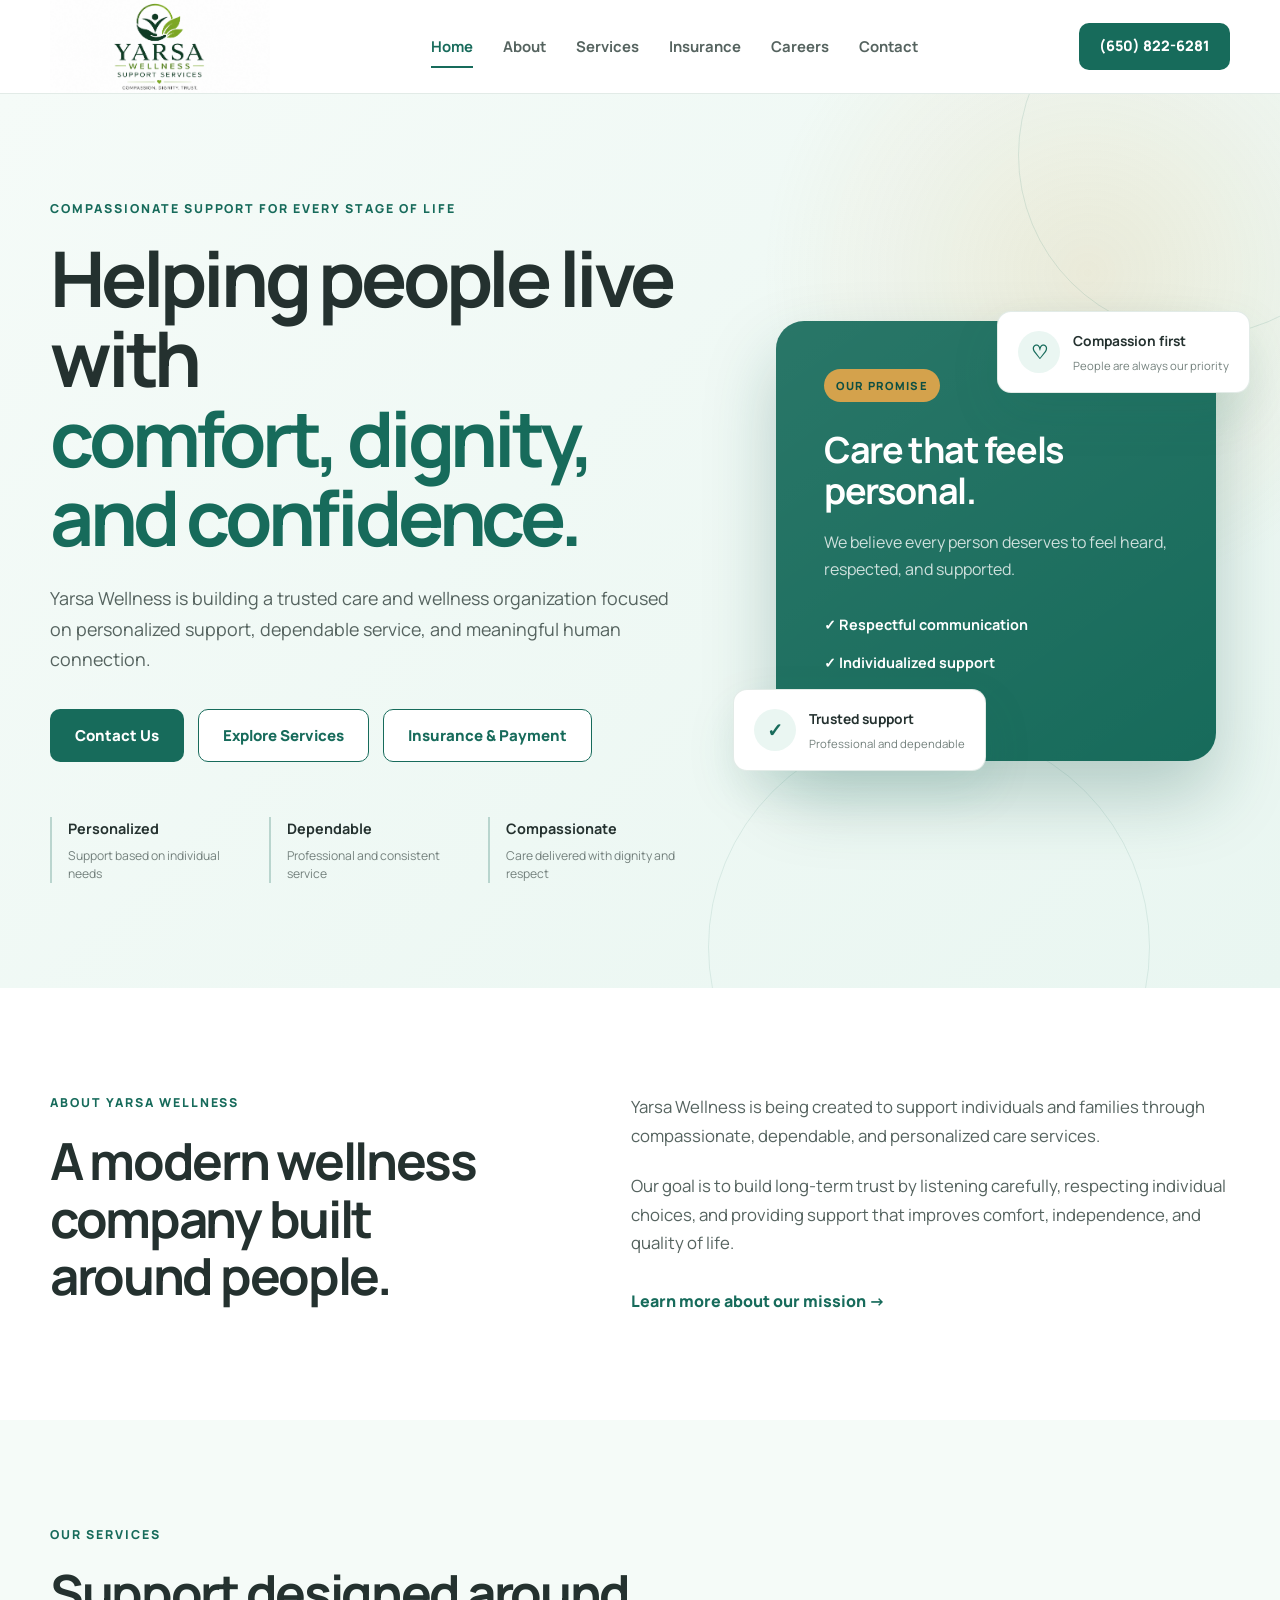
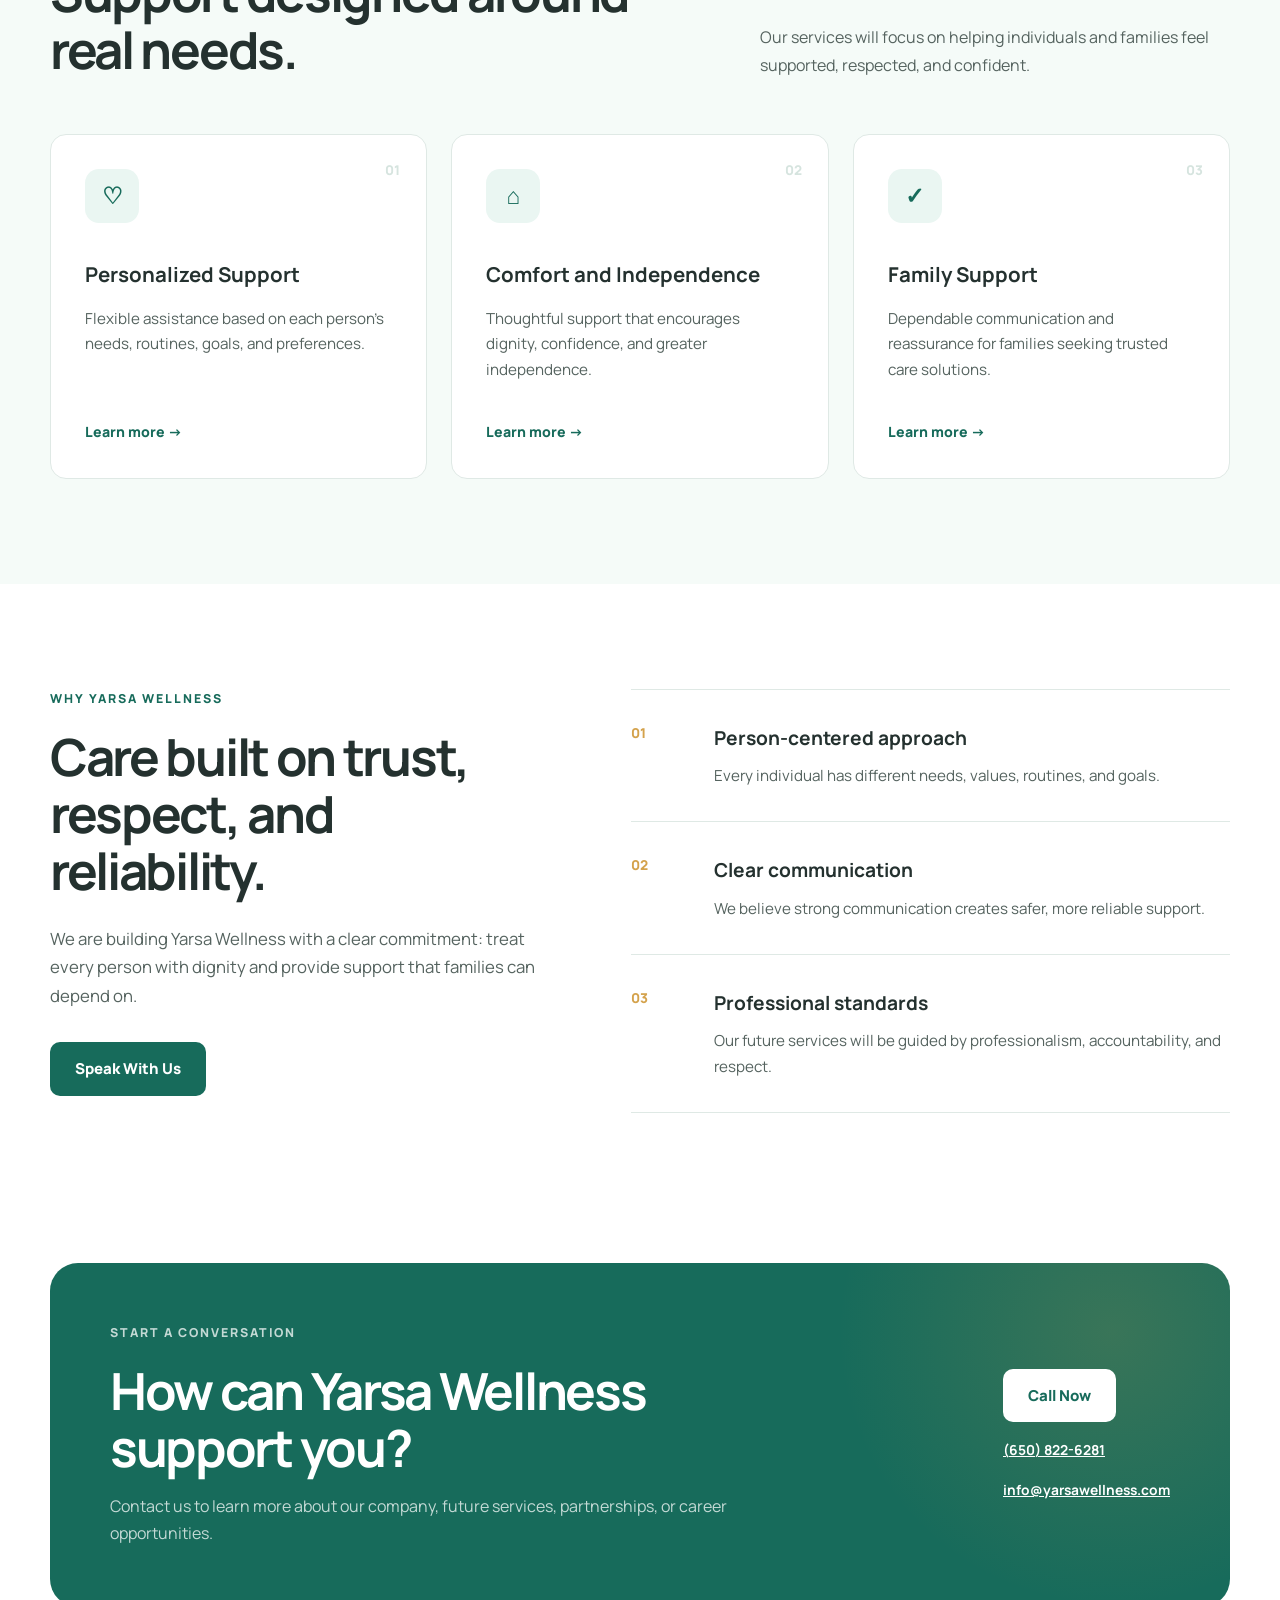
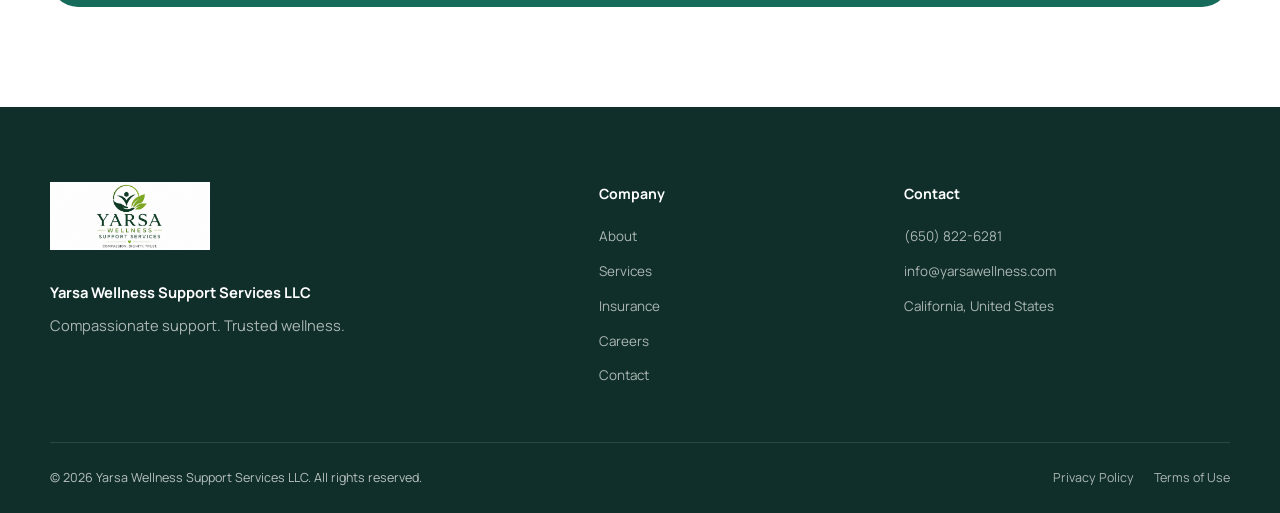
<file: index.html>
<!DOCTYPE html>
<html lang="en">
<head>
    <meta charset="UTF-8">

    <meta name="viewport" content="width=device-width, initial-scale=1.0">

    <meta
        name="description"
        content="Yarsa Wellness provides compassionate, dependable support for individuals and families."
    >

    <title>Yarsa Wellness | Compassionate Care & Support</title>

    <link rel="preconnect" href="https://fonts.googleapis.com">
    <link rel="preconnect" href="https://fonts.gstatic.com" crossorigin>

    <link
        href="https://fonts.googleapis.com/css2?family=Manrope:wght@400;500;600;700;800&display=swap"
        rel="stylesheet"
    >

    <link rel="stylesheet" href="css/style.css">
</head>

<body>

    <header class="site-header">
        <div class="container header-container">

          
            
            <a
    class="brand"
    href="index.html"
    aria-label="Yarsa Wellness home"
>

    <img
        src="images/logo.png"
        alt="Yarsa Wellness"
        class="logo"
    >

</a>

            <button
                class="menu-button"
                type="button"
                aria-label="Open navigation menu"
                aria-expanded="false"
                aria-controls="main-navigation"
            >
                <span></span>
                <span></span>
                <span></span>
            </button>

            <nav id="main-navigation" class="main-navigation">
                <a class="active" href="index.html">Home</a>
                <a href="about.html">About</a>
                <a href="services.html">Services</a>
                  <a href="insurance.html">Insurance</a>
                <a href="careers.html">Careers</a>
                <a href="contact.html">Contact</a>
            </nav>

            <a class="header-button" href="tel:+16508226281">
                (650) 822-6281
            </a>

        </div>
    </header>

    <main>

        <section id="home" class="hero">
            <div class="container hero-grid">

                <div class="hero-content">
                    <p class="eyebrow">
                        Compassionate support for every stage of life
                    </p>

                    <h1>
                        Helping people live with
                        <span>comfort, dignity, and confidence.</span>
                    </h1>

                    <p class="hero-description">
                        Yarsa Wellness is building a trusted care and wellness
                        organization focused on personalized support,
                        dependable service, and meaningful human connection.
                    </p>

                    <div class="hero-buttons">
                        <a class="button button-primary" href="contact.html">
                            Contact Us
                        </a>

                        <a class="button button-secondary" href="services.html">
                            Explore Services
                        </a>

                        <a class="button button-secondary" href="insurance.html">
        Insurance & Payment
    </a>
                    </div>

                    <div class="hero-trust">
                        <div>
                            <strong>Personalized</strong>
                            <span>Support based on individual needs</span>
                        </div>

                        <div>
                            <strong>Dependable</strong>
                            <span>Professional and consistent service</span>
                        </div>

                        <div>
                            <strong>Compassionate</strong>
                            <span>Care delivered with dignity and respect</span>
                        </div>
                    </div>
                </div>

                <div class="hero-visual">
                    <div class="hero-card hero-card-main">
                        <span class="card-label">Our Promise</span>

                        <h2>Care that feels personal.</h2>

                        <p>
                            We believe every person deserves to feel heard,
                            respected, and supported.
                        </p>

                        <div class="care-list">
                            <span>✓ Respectful communication</span>
                            <span>✓ Individualized support</span>
                            <span>✓ Reliable service</span>
                        </div>
                    </div>

                    <div class="floating-card floating-card-top">
                        <span class="floating-icon">♡</span>

                        <div>
                            <strong>Compassion first</strong>
                            <small>People are always our priority</small>
                        </div>
                    </div>

                    <div class="floating-card floating-card-bottom">
                        <span class="floating-icon">✓</span>

                        <div>
                            <strong>Trusted support</strong>
                            <small>Professional and dependable</small>
                        </div>
                    </div>
                </div>

            </div>
        </section>

        <section id="about" class="section">
            <div class="container about-grid">

                <div>
                    <p class="eyebrow">About Yarsa Wellness</p>

                    <h2 class="section-title">
                        A modern wellness company built around people.
                    </h2>
                </div>

                <div>
                    <p class="section-text">
                        Yarsa Wellness is being created to support individuals
                        and families through compassionate, dependable, and
                        personalized care services.
                    </p>

                    <p class="section-text">
                        Our goal is to build long-term trust by listening
                        carefully, respecting individual choices, and providing
                        support that improves comfort, independence, and quality
                        of life.
                    </p>

                    <a class="text-link" href="about.html">
                        Learn more about our mission →
                    </a>
                </div>

            </div>
        </section>

        <section id="services" class="section section-soft">
            <div class="container">

                <div class="section-heading">
                    <div>
                        <p class="eyebrow">Our Services</p>

                        <h2 class="section-title">
                            Support designed around real needs.
                        </h2>
                    </div>

                    <p class="section-introduction">
                        Our services will focus on helping individuals and
                        families feel supported, respected, and confident.
                    </p>
                </div>

                <div class="service-grid">

                    <article class="service-card">
                        <span class="service-number">01</span>

                        <div class="service-icon">♡</div>

                        <h3>Personalized Support</h3>

                        <p>
                            Flexible assistance based on each person's needs,
                            routines, goals, and preferences.
                        </p>

                        <a href="services.html">Learn more →</a>
                    </article>

                    <article class="service-card">
                        <span class="service-number">02</span>

                        <div class="service-icon">⌂</div>

                        <h3>Comfort and Independence</h3>

                        <p>
                            Thoughtful support that encourages dignity,
                            confidence, and greater independence.
                        </p>

                        <a href="services.html">Learn more →</a>
                    </article>

                    <article class="service-card">
                        <span class="service-number">03</span>

                        <div class="service-icon">✓</div>

                        <h3>Family Support</h3>

                        <p>
                            Dependable communication and reassurance for
                            families seeking trusted care solutions.
                        </p>

                        <a href="services.html">Learn more →</a>
                    </article>

                </div>
            </div>
        </section>

        
        <section id="why-us" class="section">
            <div class="container why-grid">

                <div class="why-content">
                    <p class="eyebrow">Why Yarsa Wellness</p>

                    <h2 class="section-title">
                        Care built on trust, respect, and reliability.
                    </h2>

                    <p class="section-text">
                        We are building Yarsa Wellness with a clear commitment:
                        treat every person with dignity and provide support that
                        families can depend on.
                    </p>

                    <a class="button button-primary" href="contact.html">
                        Speak With Us
                    </a>
                </div>

                <div class="value-list">

                    <article class="value-item">
                        <span>01</span>

                        <div>
                            <h3>Person-centered approach</h3>

                            <p>
                                Every individual has different needs, values,
                                routines, and goals.
                            </p>
                        </div>
                    </article>

                    <article class="value-item">
                        <span>02</span>

                        <div>
                            <h3>Clear communication</h3>

                            <p>
                                We believe strong communication creates safer,
                                more reliable support.
                            </p>
                        </div>
                    </article>

                    <article class="value-item">
                        <span>03</span>

                        <div>
                            <h3>Professional standards</h3>

                            <p>
                                Our future services will be guided by
                                professionalism, accountability, and respect.
                            </p>
                        </div>
                    </article>

                </div>

            </div>
        </section>

        <section id="contact" class="contact-section">
            <div class="container contact-box">

                <div>
                    <p class="eyebrow eyebrow-light">
                        Start a conversation
                    </p>

                    <h2>How can Yarsa Wellness support you?</h2>

                    <p>
                        Contact us to learn more about our company, future
                        services, partnerships, or career opportunities.
                    </p>
                </div>

                <div class="contact-actions">
                   <a
    class="button button-light"
    href="tel:+16508226281"
>
    Call Now
</a>

                    <a
                        class="contact-email"
                        href="tel:+16508226281"
                    >
                        (650) 822-6281
                    </a>

                    <a
                        class="contact-email"
                        href="mailto:info@yarsawellness.com"
                    >
                        info@yarsawellness.com
                    </a>
                </div>

            </div>
        </section>

    </main>

    <footer class="site-footer">
        <div class="container footer-grid">

            <div>
                <a
    class="brand brand-footer"
    href="index.html"
    aria-label="Yarsa Wellness home"
>

    <img
        src="images/logo.png"
        alt="Yarsa Wellness"
        class="footer-logo"
    >

</a>


            <p class="footer-legal-name">
              Yarsa Wellness Support Services LLC
            </p>

            <p class="footer-description">
             Compassionate support. Trusted wellness.
            </p>

            </div>

            <div class="footer-links">
                <strong>Company</strong>

                <a href="about.html">About</a>
                <a href="services.html">Services</a>
                <a href="insurance.html">Insurance</a>
                <a href="careers.html">Careers</a>
                <a href="contact.html">Contact</a>
            </div>

            <div class="footer-links">
                <strong>Contact</strong>

                <a href="tel:+16508226281">
                    (650) 822-6281
                </a>

                <a href="mailto:info@yarsawellness.com">
                    info@yarsawellness.com
                </a>

                <span>California, United States</span>
            </div>

        </div>

        <div class="container footer-bottom">
            <p>
                © 2026 Yarsa Wellness Support Services LLC.
                All rights reserved.
            </p>

            <div>
                <a href="privacy.html">Privacy Policy</a>
                <a href="terms.html">Terms of Use</a>
            </div>
        </div>
    </footer>

    <script src="js/script.js"></script>

</body>
</html>
</file>
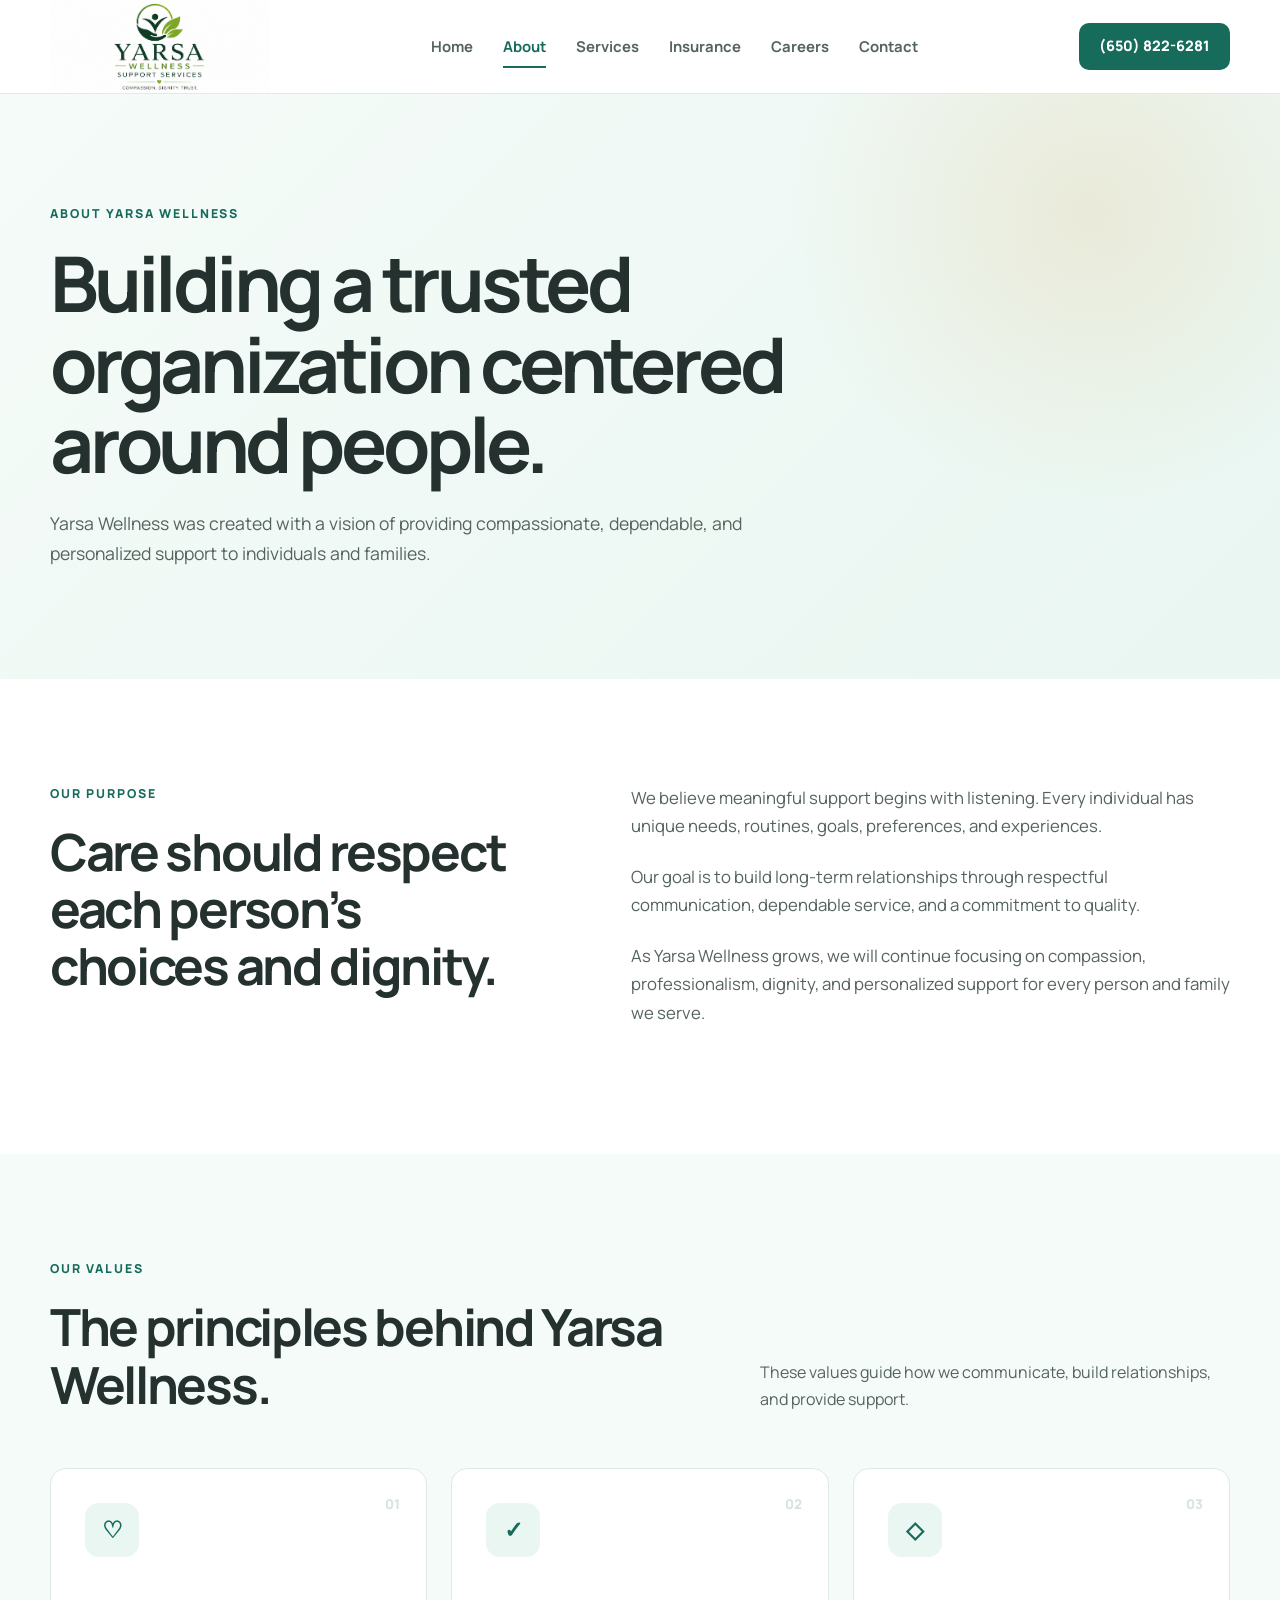
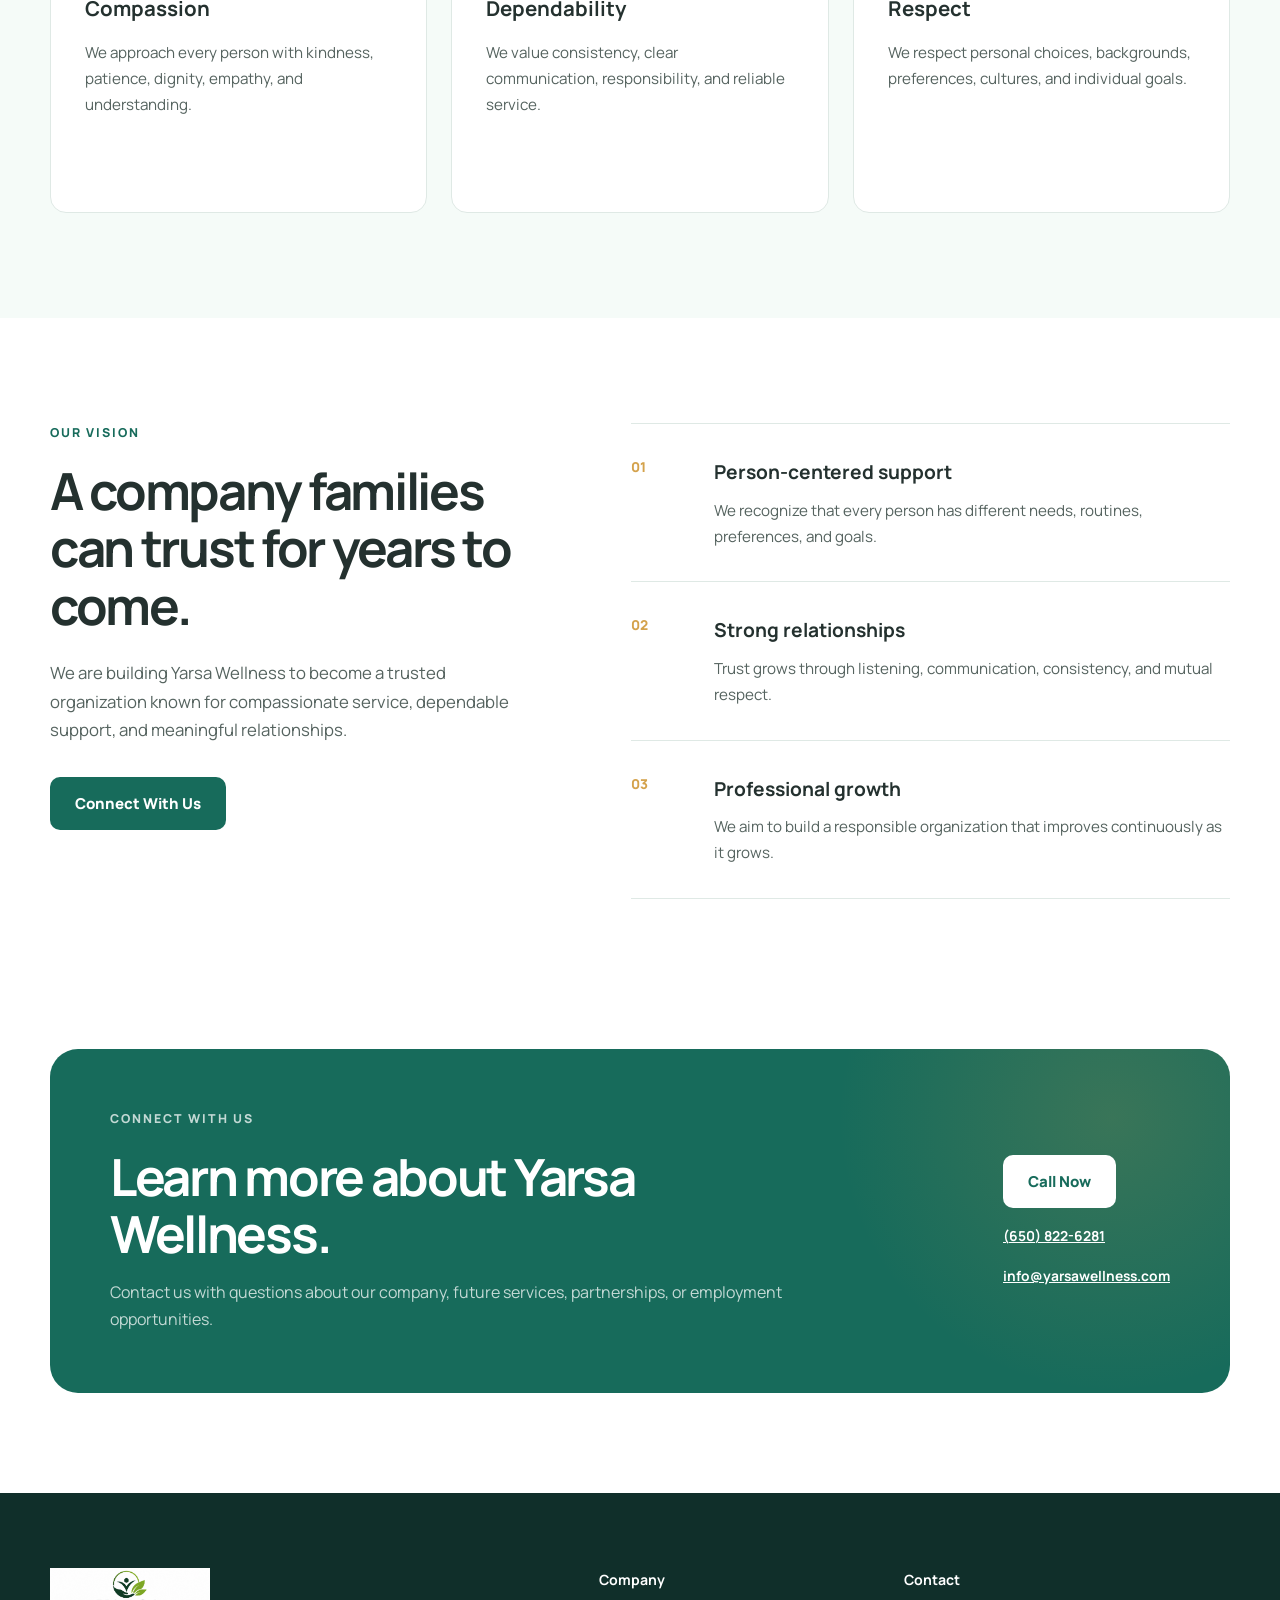
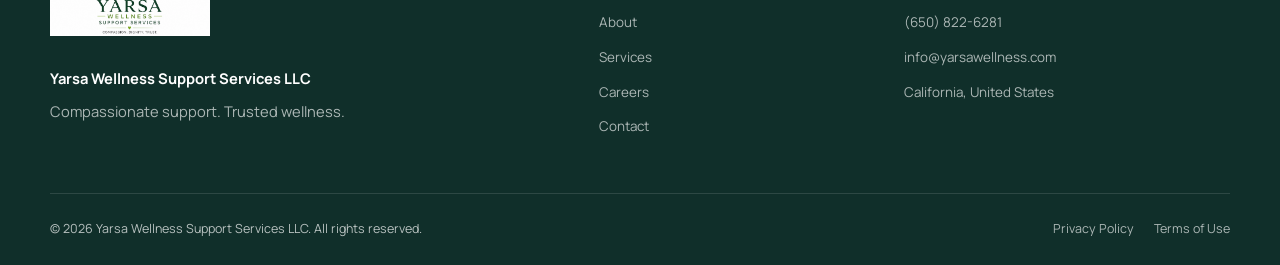
<file: about.html>
<!DOCTYPE html>
<html lang="en">
<head>
    <meta charset="UTF-8">

    <meta name="viewport" content="width=device-width, initial-scale=1.0">

    <meta
        name="description"
        content="Learn about Yarsa Wellness, our mission, values, and commitment to compassionate and dependable support."
    >

    <title>About Yarsa Wellness</title>

    <link rel="preconnect" href="https://fonts.googleapis.com">
    <link rel="preconnect" href="https://fonts.gstatic.com" crossorigin>

    <link
        href="https://fonts.googleapis.com/css2?family=Manrope:wght@400;500;600;700;800&display=swap"
        rel="stylesheet"
    >

    <link rel="stylesheet" href="css/style.css">
</head>

<body>

    <header class="site-header">
        <div class="container header-container">

              <a
    class="brand"
    href="index.html"
    aria-label="Yarsa Wellness home"
>

    <img
        src="images/logo.png"
        alt="Yarsa Wellness"
        class="logo"
    >

</a>

            <button
                class="menu-button"
                type="button"
                aria-label="Open navigation menu"
                aria-expanded="false"
                aria-controls="main-navigation"
            >
                <span></span>
                <span></span>
                <span></span>
            </button>

            <nav id="main-navigation" class="main-navigation">
                <a href="index.html">Home</a>
                <a class="active" href="about.html">About</a>
                <a href="services.html">Services</a>
                <a href="insurance.html">Insurance</a>
                <a href="careers.html">Careers</a>
                <a href="contact.html">Contact</a>
            </nav>

            <a class="header-button" href="tel:+16508226281">
    (650) 822-6281
</a>

        </div>
    </header>

    <main>

        <section class="page-hero">
            <div class="container">

                <p class="eyebrow">
                    About Yarsa Wellness
                </p>

                <h1>
                    Building a trusted organization centered around people.
                </h1>

                <p>
                    Yarsa Wellness was created with a vision of providing
                    compassionate, dependable, and personalized support to
                    individuals and families.
                </p>

            </div>
        </section>

        <section class="section">
            <div class="container about-grid">

                <div>
                    <p class="eyebrow">
                        Our Purpose
                    </p>

                    <h2 class="section-title">
                        Care should respect each person’s choices and dignity.
                    </h2>
                </div>

                <div>
                    <p class="section-text">
                        We believe meaningful support begins with listening.
                        Every individual has unique needs, routines, goals,
                        preferences, and experiences.
                    </p>

                    <p class="section-text">
                        Our goal is to build long-term relationships through
                        respectful communication, dependable service, and a
                        commitment to quality.
                    </p>

                    <p class="section-text">
                        As Yarsa Wellness grows, we will continue focusing on
                        compassion, professionalism, dignity, and personalized
                        support for every person and family we serve.
                    </p>
                </div>

            </div>
        </section>

        <section class="section section-soft">
            <div class="container">

                <div class="section-heading">
                    <div>
                        <p class="eyebrow">
                            Our Values
                        </p>

                        <h2 class="section-title">
                            The principles behind Yarsa Wellness.
                        </h2>
                    </div>

                    <p class="section-introduction">
                        These values guide how we communicate, build
                        relationships, and provide support.
                    </p>
                </div>

                <div class="service-grid">

                    <article class="service-card">
                        <span class="service-number">01</span>

                        <div class="service-icon">♡</div>

                        <h3>Compassion</h3>

                        <p>
                            We approach every person with kindness, patience,
                            dignity, empathy, and understanding.
                        </p>
                    </article>

                    <article class="service-card">
                        <span class="service-number">02</span>

                        <div class="service-icon">✓</div>

                        <h3>Dependability</h3>

                        <p>
                            We value consistency, clear communication,
                            responsibility, and reliable service.
                        </p>
                    </article>

                    <article class="service-card">
                        <span class="service-number">03</span>

                        <div class="service-icon">◇</div>

                        <h3>Respect</h3>

                        <p>
                            We respect personal choices, backgrounds,
                            preferences, cultures, and individual goals.
                        </p>
                    </article>

                </div>

            </div>
        </section>

        <section class="section">
            <div class="container why-grid">

                <div class="why-content">
                    <p class="eyebrow">
                        Our Vision
                    </p>

                    <h2 class="section-title">
                        A company families can trust for years to come.
                    </h2>

                    <p class="section-text">
                        We are building Yarsa Wellness to become a trusted
                        organization known for compassionate service,
                        dependable support, and meaningful relationships.
                    </p>

                    <a class="button button-primary" href="contact.html">
                        Connect With Us
                    </a>
                </div>

                <div class="value-list">

                    <article class="value-item">
                        <span>01</span>

                        <div>
                            <h3>Person-centered support</h3>

                            <p>
                                We recognize that every person has different
                                needs, routines, preferences, and goals.
                            </p>
                        </div>
                    </article>

                    <article class="value-item">
                        <span>02</span>

                        <div>
                            <h3>Strong relationships</h3>

                            <p>
                                Trust grows through listening, communication,
                                consistency, and mutual respect.
                            </p>
                        </div>
                    </article>

                    <article class="value-item">
                        <span>03</span>

                        <div>
                            <h3>Professional growth</h3>

                            <p>
                                We aim to build a responsible organization that
                                improves continuously as it grows.
                            </p>
                        </div>
                    </article>

                </div>

            </div>
        </section>

        <section class="contact-section">
            <div class="container contact-box">

                <div>
                    <p class="eyebrow eyebrow-light">
                        Connect With Us
                    </p>

                    <h2>
                        Learn more about Yarsa Wellness.
                    </h2>

                    <p>
                        Contact us with questions about our company, future
                        services, partnerships, or employment opportunities.
                    </p>
                </div>

                <div class="contact-actions">
                    <a
    class="button button-light"
    href="tel:+16508226281"
>
    Call Now
</a>

                    <a
    class="contact-email"
    href="tel:+16508226281"
>
     (650) 822-6281
</a>

<a
    class="contact-email"
    href="mailto:info@yarsawellness.com"
>
     info@yarsawellness.com
</a>
                </div>

            </div>
        </section>

    </main>

    <footer class="site-footer">
        <div class="container footer-grid">

            <div>
                <a
    class="brand brand-footer"
    href="index.html"
>

    <img
        src="images/logo.png"
        alt="Yarsa Wellness"
        class="footer-logo"
    >

</a>

              <p class="footer-legal-name">
        Yarsa Wellness Support Services LLC
        </p>

        <p class="footer-description">
    Compassionate support. Trusted wellness.
        </p>
            </div>

            <div class="footer-links">
                <strong>Company</strong>

                <a href="about.html">About</a>
                <a href="services.html">Services</a>
                <a href="careers.html">Careers</a>
                <a href="contact.html">Contact</a>
            </div>

           

            <div class="footer-links">
    <strong>Contact</strong>

    <a href="tel:+16508226281">
         (650) 822-6281
    </a>

    <a href="mailto:info@yarsawellness.com">
         info@yarsawellness.com
    </a>

    <span>California, United States</span>
</div>

        </div>

        <div class="container footer-bottom">
           <p>
    © 2026 Yarsa Wellness Support Services LLC.
    All rights reserved.
</p>

            <div>
                <a href="privacy.html">Privacy Policy</a>
<a href="terms.html">Terms of Use</a>
            </div>
        </div>
    </footer>

    <script src="js/script.js"></script>

</body>
</html>
</file>
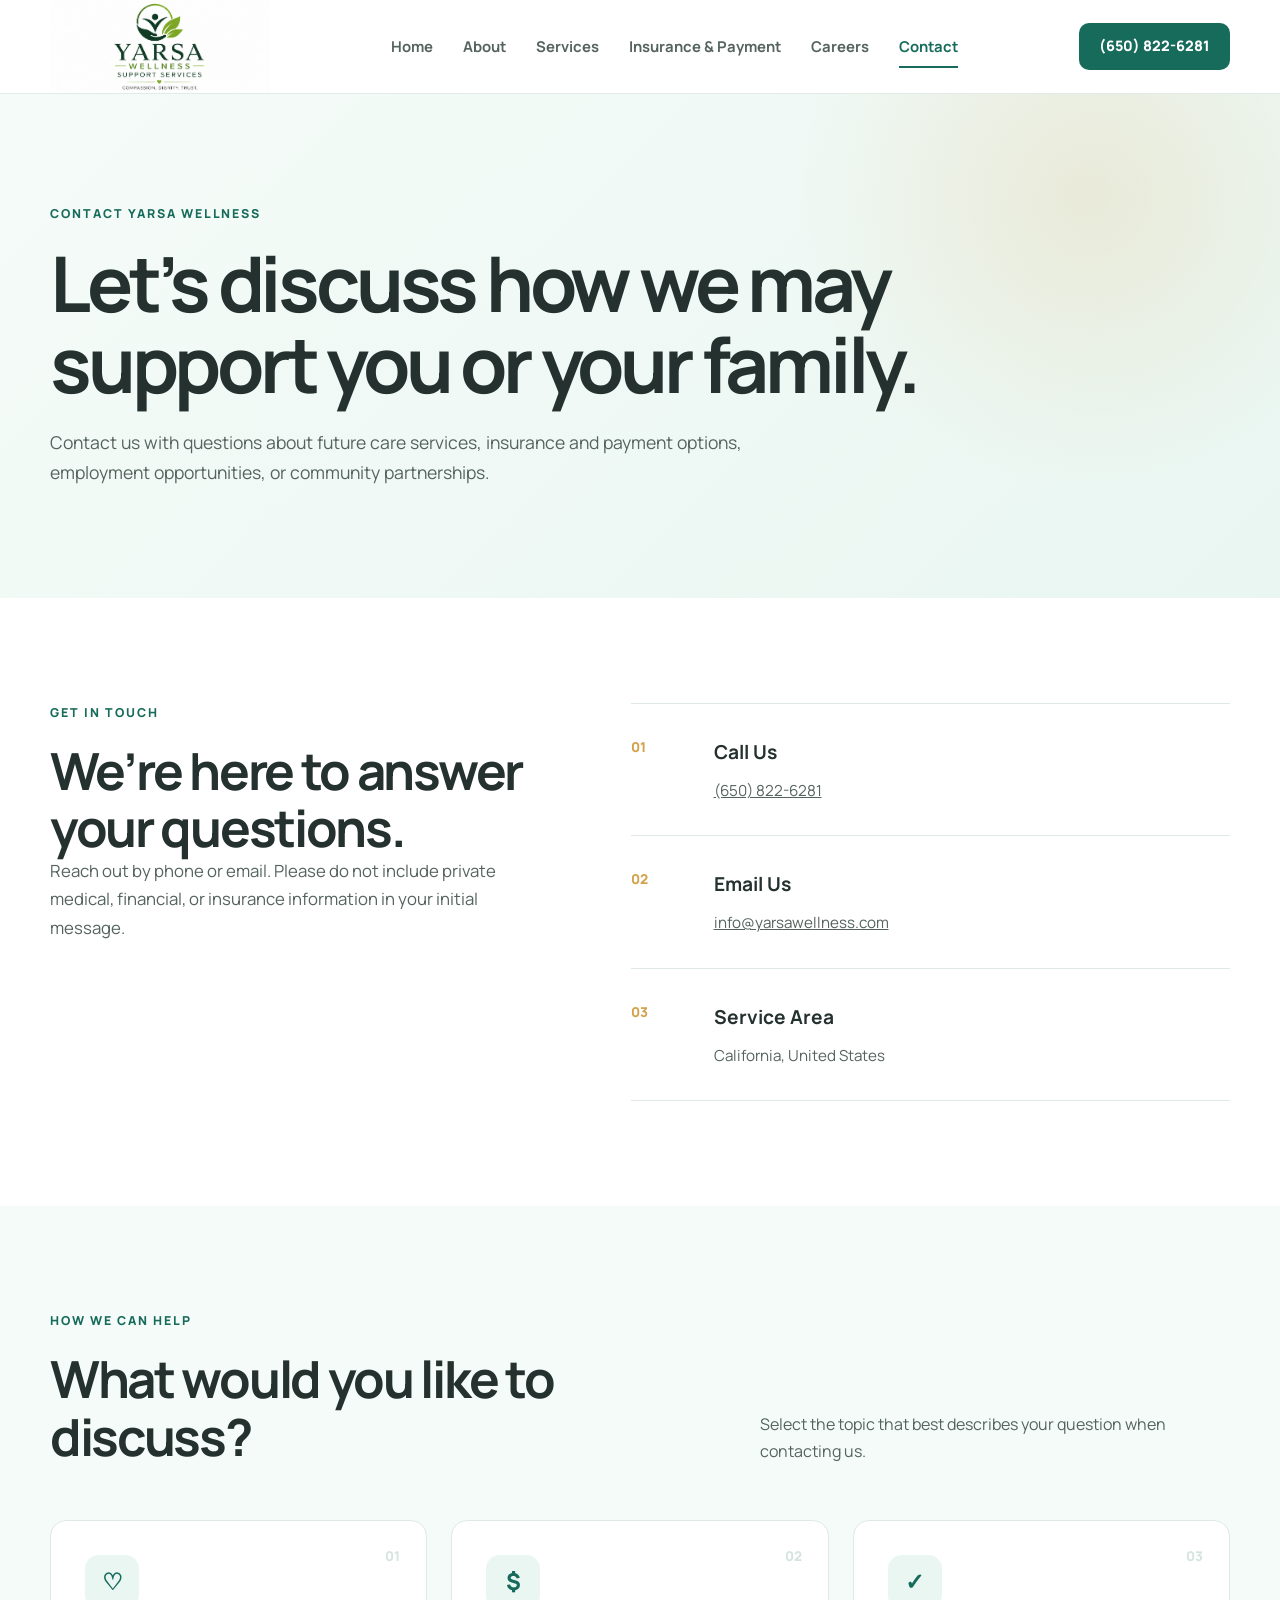
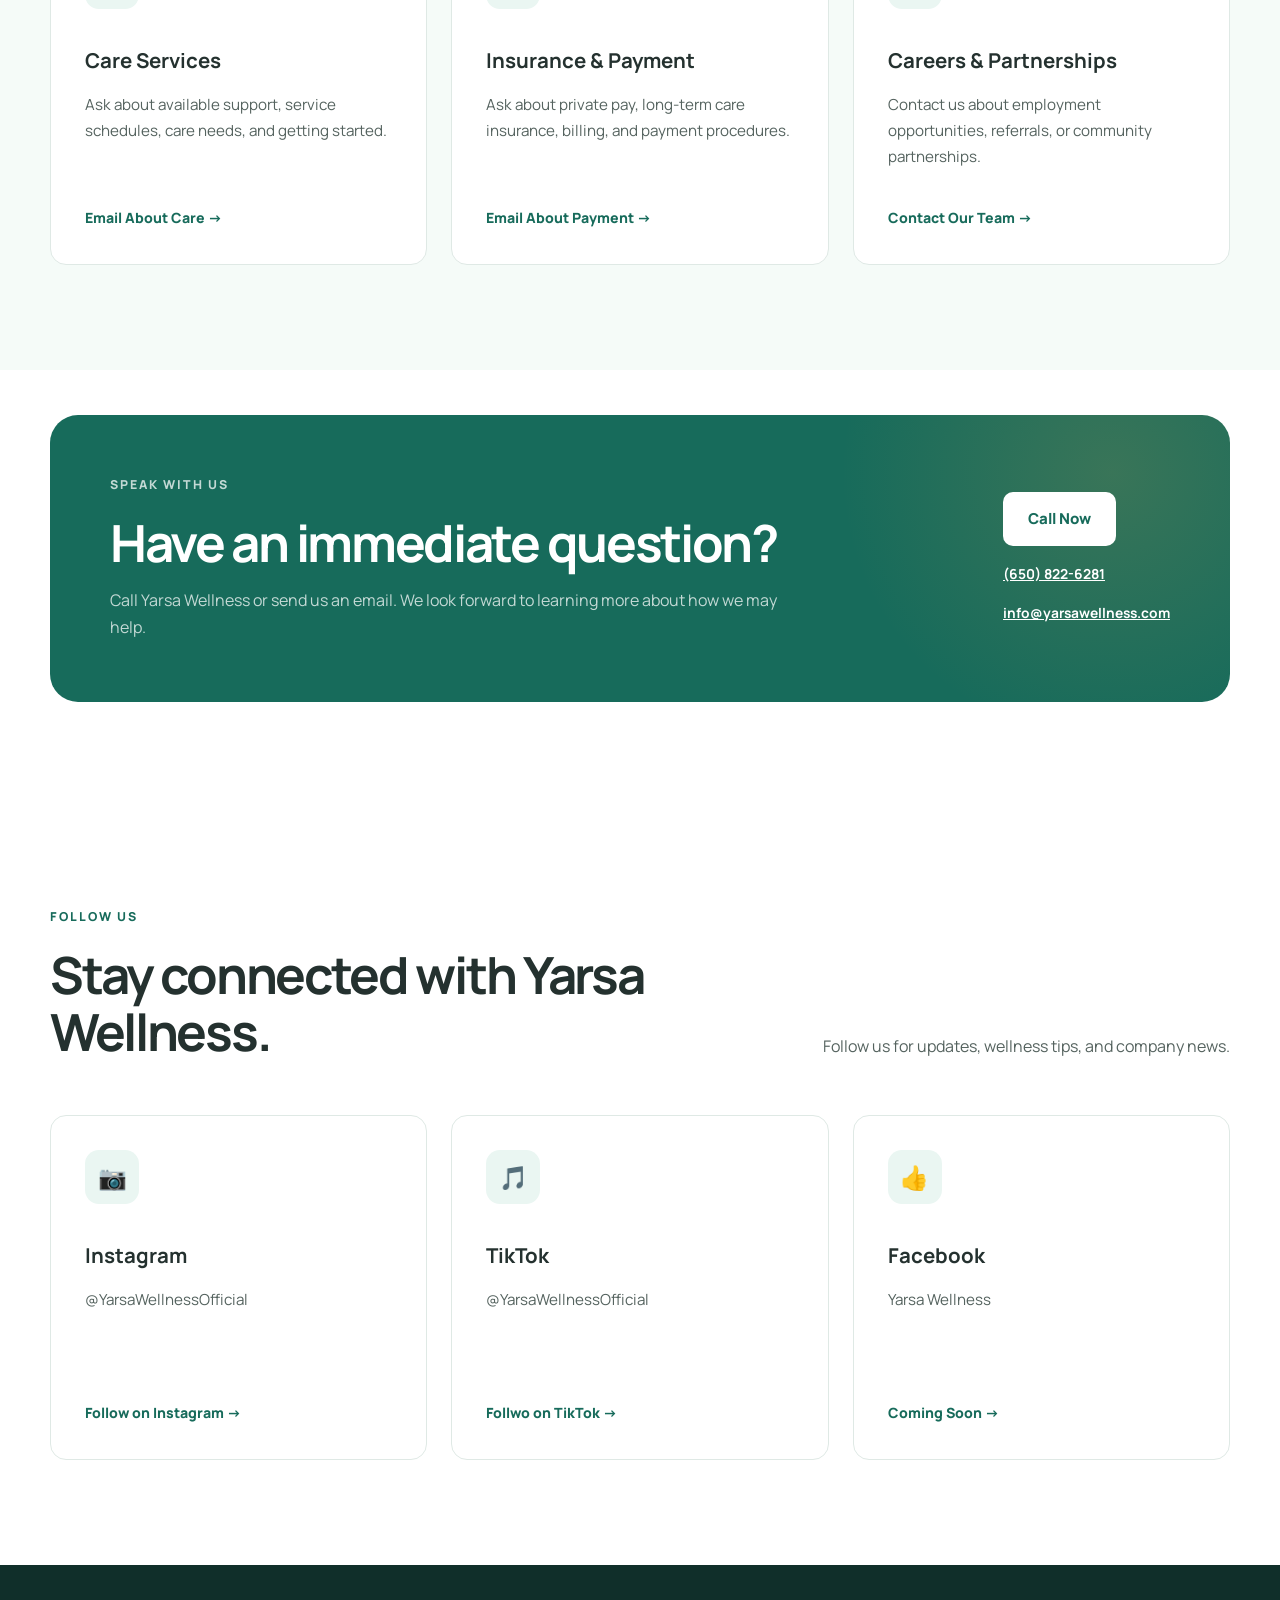
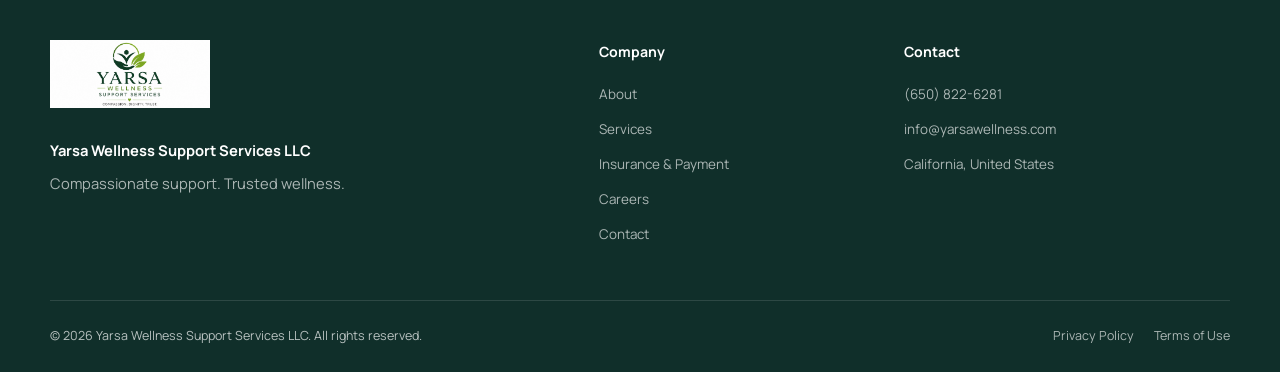
<file: contact.html>
<!DOCTYPE html>
<html lang="en">
<head>
    <meta charset="UTF-8">

    <meta name="viewport" content="width=device-width, initial-scale=1.0">

    <meta
        name="description"
        content="Contact Yarsa Wellness Support Services LLC for questions about care services, insurance, payment options, careers, and partnerships."
    >

    <title>Contact Us | Yarsa Wellness</title>

    <link rel="preconnect" href="https://fonts.googleapis.com">
    <link rel="preconnect" href="https://fonts.gstatic.com" crossorigin>

    <link
        href="https://fonts.googleapis.com/css2?family=Manrope:wght@400;500;600;700;800&display=swap"
        rel="stylesheet"
    >

    <link rel="stylesheet" href="css/style.css">
</head>

<body>

    <header class="site-header">
        <div class="container header-container">

            <a
                class="brand"
                href="index.html"
                aria-label="Yarsa Wellness home"
            >
                <img
                    src="images/logo.png"
                    alt="Yarsa Wellness"
                    class="logo"
                >
            </a>

            <button
                class="menu-button"
                type="button"
                aria-label="Open navigation menu"
                aria-expanded="false"
                aria-controls="main-navigation"
            >
                <span></span>
                <span></span>
                <span></span>
            </button>

            <nav id="main-navigation" class="main-navigation">
                <a href="index.html">Home</a>
                <a href="about.html">About</a>
                <a href="services.html">Services</a>
                <a href="insurance.html">Insurance & Payment</a>
                <a href="careers.html">Careers</a>
                <a class="active" href="contact.html">Contact</a>
            </nav>

            <a class="header-button" href="tel:+16508226281">
                (650) 822-6281
            </a>

        </div>
    </header>

    <main>

        <section class="page-hero">
            <div class="container">

                <p class="eyebrow">
                    Contact Yarsa Wellness
                </p>

                <h1>
                    Let’s discuss how we may support you or your family.
                </h1>

                <p>
                    Contact us with questions about future care services,
                    insurance and payment options, employment opportunities,
                    or community partnerships.
                </p>

            </div>
        </section>

        <section class="section">
            <div class="container about-grid">

                <div>
                    <p class="eyebrow">
                        Get in Touch
                    </p>

                    <h2 class="section-title">
                        We’re here to answer your questions.
                    </h2>

                    <p class="section-text">
                        Reach out by phone or email. Please do not include
                        private medical, financial, or insurance information
                        in your initial message.
                    </p>
                </div>

                <div class="value-list">

                    <article class="value-item">
                        <span>01</span>

                        <div>
                            <h3>Call Us</h3>

                            <p>
                                <a href="tel:+16508226281">
                                    (650) 822-6281
                                </a>
                            </p>
                        </div>
                    </article>

                    <article class="value-item">
                        <span>02</span>

                        <div>
                            <h3>Email Us</h3>

                            <p>
                                <a href="mailto:info@yarsawellness.com">
                                    info@yarsawellness.com
                                </a>
                            </p>
                        </div>
                    </article>

                    <article class="value-item">
                        <span>03</span>

                        <div>
                            <h3>Service Area</h3>

                            <p>
                                California, United States
                            </p>
                        </div>
                    </article>

                </div>

            </div>
        </section>

        <section class="section section-soft">
            <div class="container">

                <div class="section-heading">
                    <div>
                        <p class="eyebrow">
                            How We Can Help
                        </p>

                        <h2 class="section-title">
                            What would you like to discuss?
                        </h2>
                    </div>

                    <p class="section-introduction">
                        Select the topic that best describes your question
                        when contacting us.
                    </p>
                </div>

                <div class="service-grid">

                    <article class="service-card">
                        <span class="service-number">01</span>

                        <div class="service-icon">♡</div>

                        <h3>Care Services</h3>

                        <p>
                            Ask about available support, service schedules,
                            care needs, and getting started.
                        </p>

                        <a href="mailto:info@yarsawellness.com?subject=Care Services Inquiry">
                            Email About Care →
                        </a>
                    </article>

                    <article class="service-card">
                        <span class="service-number">02</span>

                        <div class="service-icon">$</div>

                        <h3>Insurance & Payment</h3>

                        <p>
                            Ask about private pay, long-term care insurance,
                            billing, and payment procedures.
                        </p>

                        <a href="mailto:info@yarsawellness.com?subject=Insurance and Payment Inquiry">
                            Email About Payment →
                        </a>
                    </article>

                    <article class="service-card">
                        <span class="service-number">03</span>

                        <div class="service-icon">✓</div>

                        <h3>Careers & Partnerships</h3>

                        <p>
                            Contact us about employment opportunities,
                            referrals, or community partnerships.
                        </p>

                        <a href="mailto:info@yarsawellness.com?subject=Careers or Partnership Inquiry">
                            Contact Our Team →
                        </a>
                    </article>

                </div>

            </div>
        </section>

        <section class="contact-section">
            <div class="container contact-box">

                <div>
                    <p class="eyebrow eyebrow-light">
                        Speak With Us
                    </p>

                    <h2>
                        Have an immediate question?
                    </h2>

                    <p>
                        Call Yarsa Wellness or send us an email. We look
                        forward to learning more about how we may help.
                    </p>
                </div>

                <div class="contact-actions">

                    <a
                        class="button button-light"
                        href="tel:+16508226281"
                    >
                        Call Now
                    </a>

                    <a
                        class="contact-email"
                        href="tel:+16508226281"
                    >
                        (650) 822-6281
                    </a>

                    <a
                        class="contact-email"
                        href="mailto:info@yarsawellness.com"
                    >
                        info@yarsawellness.com
                    </a>

                </div>

            </div>
        </section>

<section class="section">
    <div class="container">

        <div class="section-heading">
            <div>
                <p class="eyebrow">
                    Follow Us
                </p>

                <h2 class="section-title">
                    Stay connected with Yarsa Wellness.
                </h2>
            </div>

            <p class="section-introduction">
                Follow us for updates, wellness tips, and company news.
            </p>
        </div>

        <div class="service-grid">

            <article class="service-card">
                <div class="service-icon">📷</div>

                <h3>Instagram</h3>

                <p>
                    @YarsaWellnessOfficial
                </p>

                <a
                    href="https://www.instagram.com/yarsawellnessofficial/"
                    target="_blank"
                >
                    Follow on Instagram →
                </a>
            </article>

            <article class="service-card">
                <div class="service-icon">🎵</div>

                <h3>TikTok</h3>

                <p>
                    @YarsaWellnessOfficial
                </p>

                <a
                    href="https://www.tiktok.com/@yarsawellness?_r=1&_t=ZT-989vNU50BXJ"
                    target="_blank"
                >
                    Follwo on TikTok →
                </a>
            </article>

            <article class="service-card">
                <div class="service-icon">👍</div>

                <h3>Facebook</h3>

                <p>
                    Yarsa Wellness
                </p>

                <a
                    href=""
                    target="_blank"
                >
                    Coming Soon →
                </a>
            </article>

        </div>

    </div>
</section>

    </main>

    <footer class="site-footer">
        <div class="container footer-grid">

            <div>
                <a
                    class="brand brand-footer"
                    href="index.html"
                    aria-label="Yarsa Wellness home"
                >
                    <img
                        src="images/logo.png"
                        alt="Yarsa Wellness"
                        class="footer-logo"
                    >
                </a>

                <p class="footer-legal-name">
                    Yarsa Wellness Support Services LLC
                </p>

                <p class="footer-description">
                    Compassionate support. Trusted wellness.
                </p>
            </div>

            <div class="footer-links">
                <strong>Company</strong>

                <a href="about.html">About</a>
                <a href="services.html">Services</a>
                <a href="insurance.html">Insurance & Payment</a>
                <a href="careers.html">Careers</a>
                <a href="contact.html">Contact</a>
            </div>

            <div class="footer-links">
                <strong>Contact</strong>

                <a href="tel:+16508226281">
                    (650) 822-6281
                </a>

                <a href="mailto:info@yarsawellness.com">
                    info@yarsawellness.com
                </a>

                <span>California, United States</span>
            </div>

        </div>

        <div class="container footer-bottom">

            <p>
                © 2026 Yarsa Wellness Support Services LLC.
                All rights reserved.
            </p>

            <div>
                <a href="privacy.html">Privacy Policy</a>
                <a href="terms.html">Terms of Use</a>
            </div>

        </div>
    </footer>

    <script src="js/script.js"></script>

</body>
</html>
</file>
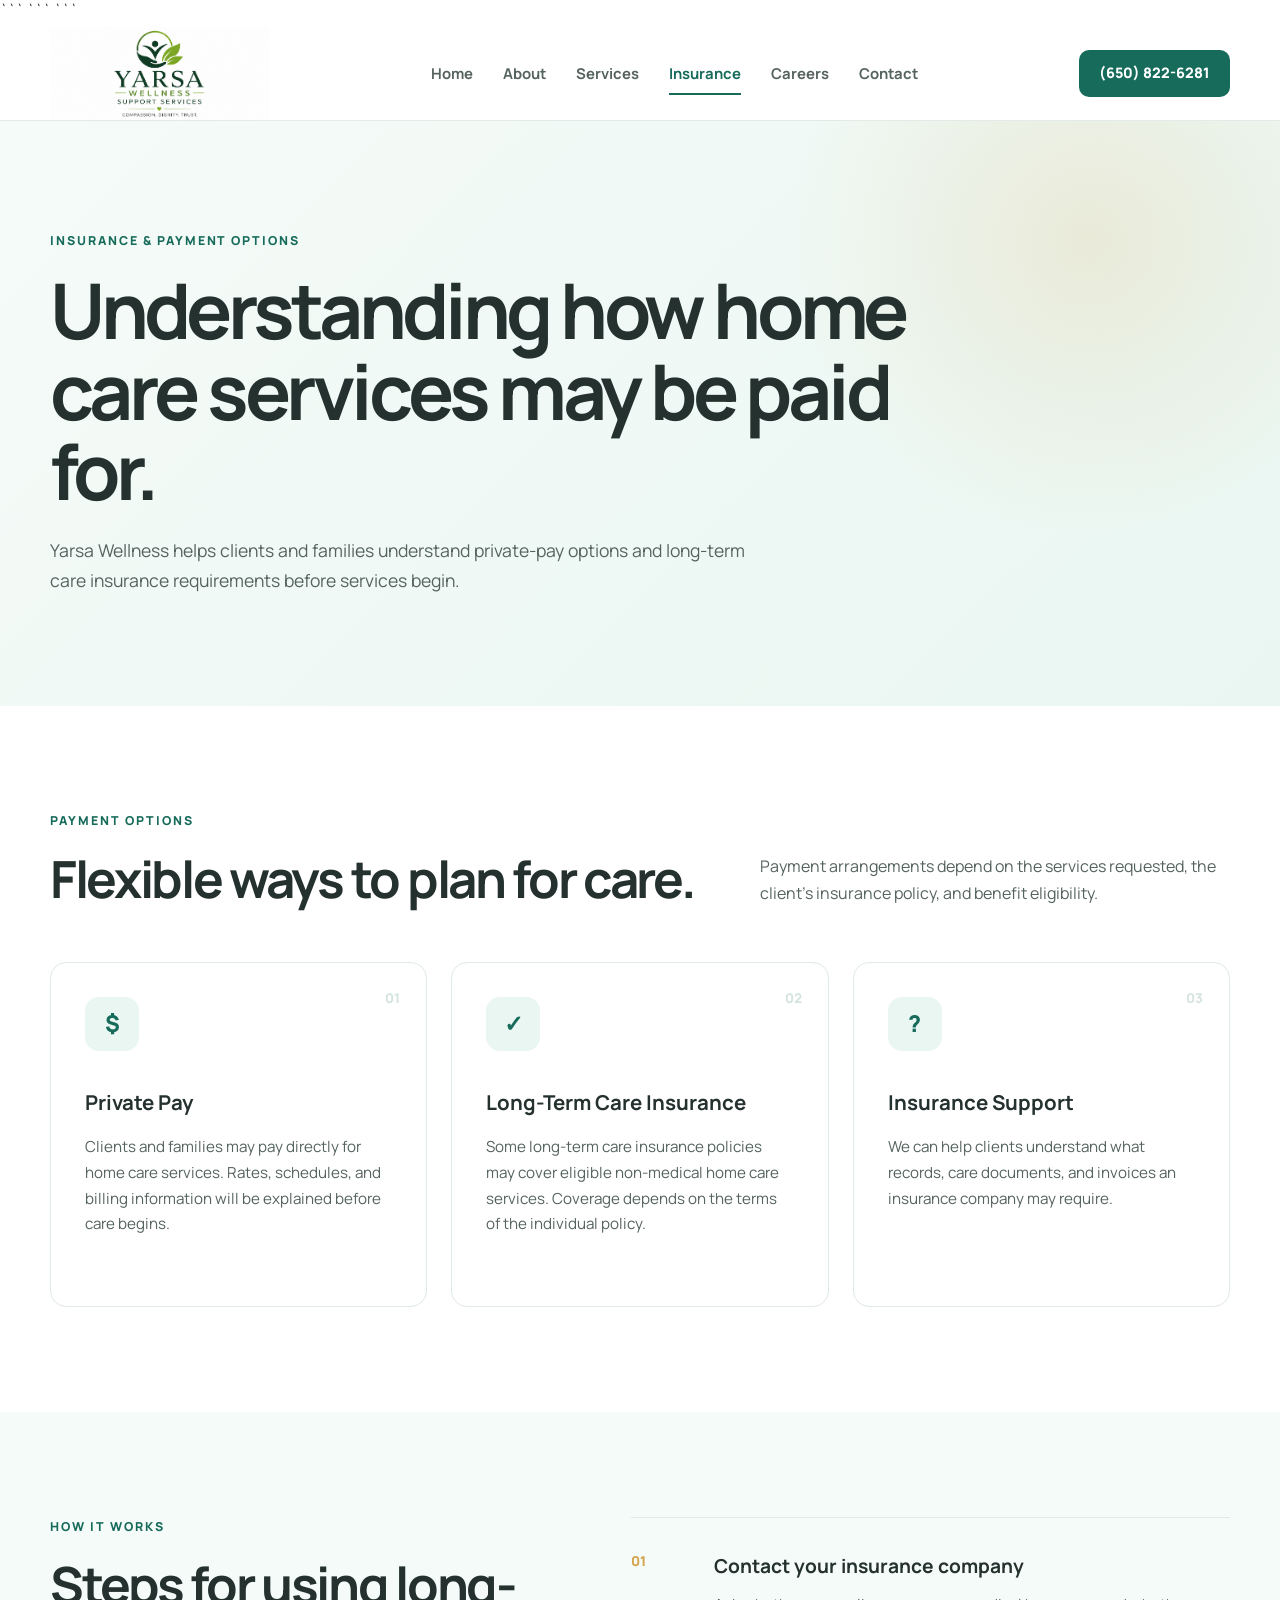
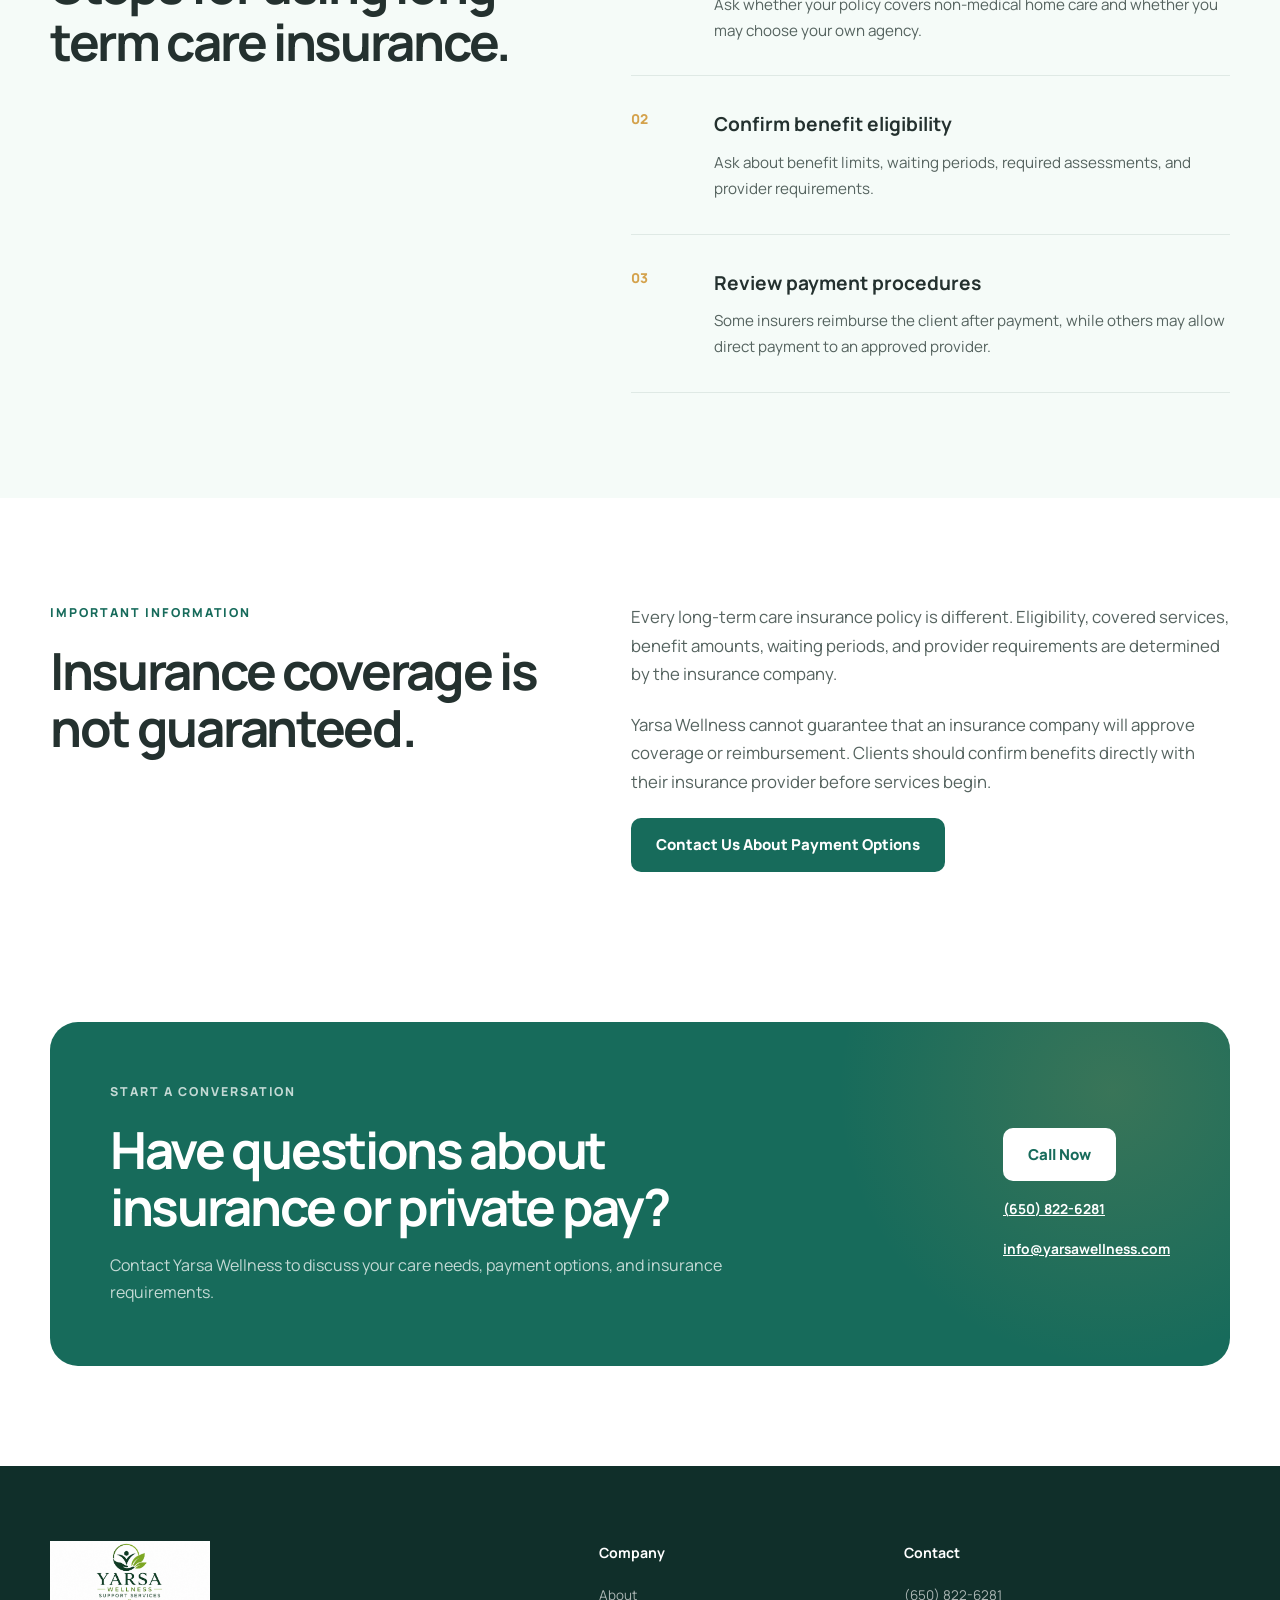
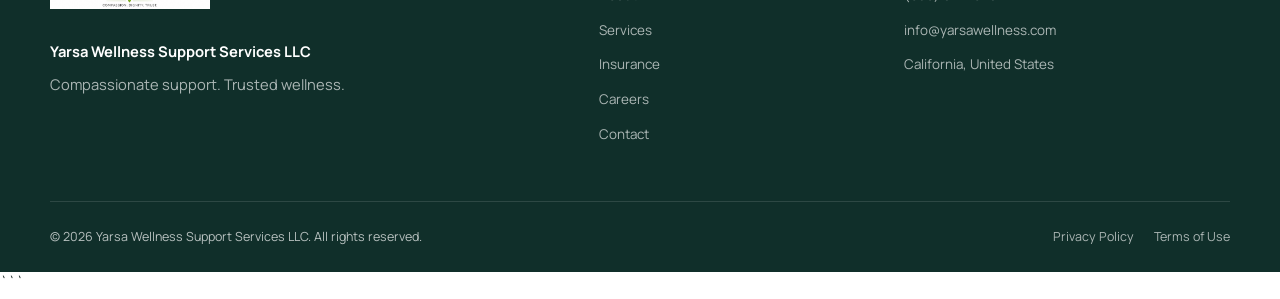
<file: insurance.html>
<!DOCTYPE html>

<html lang="en">
<head>
    <meta charset="UTF-8">

```
<meta name="viewport" content="width=device-width, initial-scale=1.0">

<meta
    name="description"
    content="Learn about private pay and long-term care insurance payment options for Yarsa Wellness."
>

<title>Insurance & Payment Options | Yarsa Wellness</title>

<link rel="preconnect" href="https://fonts.googleapis.com">
<link rel="preconnect" href="https://fonts.gstatic.com" crossorigin>

<link
    href="https://fonts.googleapis.com/css2?family=Manrope:wght@400;500;600;700;800&display=swap"
    rel="stylesheet"
>

<link rel="stylesheet" href="css/style.css">
```

</head>

<body>

```
<header class="site-header">
    <div class="container header-container">

        <a
            class="brand"
            href="index.html"
            aria-label="Yarsa Wellness home"
        >
            <img
                src="images/logo.png"
                alt="Yarsa Wellness"
                class="logo"
            >
        </a>

        <button
            class="menu-button"
            type="button"
            aria-label="Open navigation menu"
            aria-expanded="false"
            aria-controls="main-navigation"
        >
            <span></span>
            <span></span>
            <span></span>
        </button>

        <nav id="main-navigation" class="main-navigation">
            <a href="index.html">Home</a>
            <a href="about.html">About</a>
            <a href="services.html">Services</a>
            <a class="active" href="insurance.html">Insurance</a>
            <a href="careers.html">Careers</a>
            <a href="contact.html">Contact</a>
        </nav>

        <a class="header-button" href="tel:+16508226281">
            (650) 822-6281
        </a>

    </div>
</header>

<main>

    <section class="page-hero">
        <div class="container">

            <p class="eyebrow">
                Insurance & Payment Options
            </p>

            <h1>
                Understanding how home care services may be paid for.
            </h1>

            <p>
                Yarsa Wellness helps clients and families understand
                private-pay options and long-term care insurance
                requirements before services begin.
            </p>

        </div>
    </section>

    <section class="section">
        <div class="container">

            <div class="section-heading">
                <div>
                    <p class="eyebrow">
                        Payment Options
                    </p>

                    <h2 class="section-title">
                        Flexible ways to plan for care.
                    </h2>
                </div>

                <p class="section-introduction">
                    Payment arrangements depend on the services requested,
                    the client's insurance policy, and benefit eligibility.
                </p>
            </div>

            <div class="service-grid">

                <article class="service-card">
                    <span class="service-number">01</span>

                    <div class="service-icon">$</div>

                    <h3>Private Pay</h3>

                    <p>
                        Clients and families may pay directly for home care
                        services. Rates, schedules, and billing information
                        will be explained before care begins.
                    </p>
                </article>

                <article class="service-card">
                    <span class="service-number">02</span>

                    <div class="service-icon">✓</div>

                    <h3>Long-Term Care Insurance</h3>

                    <p>
                        Some long-term care insurance policies may cover
                        eligible non-medical home care services. Coverage
                        depends on the terms of the individual policy.
                    </p>
                </article>

                <article class="service-card">
                    <span class="service-number">03</span>

                    <div class="service-icon">?</div>

                    <h3>Insurance Support</h3>

                    <p>
                        We can help clients understand what records,
                        care documents, and invoices an insurance company
                        may require.
                    </p>
                </article>

            </div>

        </div>
    </section>

    <section class="section section-soft">
        <div class="container about-grid">

            <div>
                <p class="eyebrow">
                    How It Works
                </p>

                <h2 class="section-title">
                    Steps for using long-term care insurance.
                </h2>
            </div>

            <div class="value-list">

                <article class="value-item">
                    <span>01</span>

                    <div>
                        <h3>Contact your insurance company</h3>

                        <p>
                            Ask whether your policy covers non-medical home
                            care and whether you may choose your own agency.
                        </p>
                    </div>
                </article>

                <article class="value-item">
                    <span>02</span>

                    <div>
                        <h3>Confirm benefit eligibility</h3>

                        <p>
                            Ask about benefit limits, waiting periods,
                            required assessments, and provider requirements.
                        </p>
                    </div>
                </article>

                <article class="value-item">
                    <span>03</span>

                    <div>
                        <h3>Review payment procedures</h3>

                        <p>
                            Some insurers reimburse the client after
                            payment, while others may allow direct payment
                            to an approved provider.
                        </p>
                    </div>
                </article>

            </div>

        </div>
    </section>

    <section class="section">
        <div class="container about-grid">

            <div>
                <p class="eyebrow">
                    Important Information
                </p>

                <h2 class="section-title">
                    Insurance coverage is not guaranteed.
                </h2>
            </div>

            <div>
                <p class="section-text">
                    Every long-term care insurance policy is different.
                    Eligibility, covered services, benefit amounts, waiting
                    periods, and provider requirements are determined by
                    the insurance company.
                </p>

                <p class="section-text">
                    Yarsa Wellness cannot guarantee that an insurance
                    company will approve coverage or reimbursement. Clients
                    should confirm benefits directly with their insurance
                    provider before services begin.
                </p>

                <a class="button button-primary" href="contact.html">
                    Contact Us About Payment Options
                </a>
            </div>

        </div>
    </section>

    <section class="contact-section">
        <div class="container contact-box">

            <div>
                <p class="eyebrow eyebrow-light">
                    Start a Conversation
                </p>

                <h2>
                    Have questions about insurance or private pay?
                </h2>

                <p>
                    Contact Yarsa Wellness to discuss your care needs,
                    payment options, and insurance requirements.
                </p>
            </div>

            <div class="contact-actions">

                <a
                    class="button button-light"
                    href="tel:+16508226281"
                >
                    Call Now
                </a>

                <a
                    class="contact-email"
                    href="tel:+16508226281"
                >
                    (650) 822-6281
                </a>

                <a
                    class="contact-email"
                    href="mailto:info@yarsawellness.com"
                >
                    info@yarsawellness.com
                </a>

            </div>

        </div>
    </section>

</main>

<footer class="site-footer">
    <div class="container footer-grid">

        <div>
            <a
                class="brand brand-footer"
                href="index.html"
                aria-label="Yarsa Wellness home"
            >
                <img
                    src="images/logo.png"
                    alt="Yarsa Wellness"
                    class="footer-logo"
                >
            </a>

            <p class="footer-legal-name">
                Yarsa Wellness Support Services LLC
            </p>

            <p class="footer-description">
                Compassionate support. Trusted wellness.
            </p>
        </div>

        <div class="footer-links">
            <strong>Company</strong>

            <a href="about.html">About</a>
            <a href="services.html">Services</a>
            <a href="insurance.html">Insurance</a>
            <a href="careers.html">Careers</a>
            <a href="contact.html">Contact</a>
        </div>

        <div class="footer-links">
            <strong>Contact</strong>

            <a href="tel:+16508226281">
                (650) 822-6281
            </a>

            <a href="mailto:info@yarsawellness.com">
                info@yarsawellness.com
            </a>

            <span>California, United States</span>
        </div>

    </div>

    <div class="container footer-bottom">

        <p>
            © 2026 Yarsa Wellness Support Services LLC.
            All rights reserved.
        </p>

        <div>
            <a href="privacy.html">Privacy Policy</a>
            <a href="terms.html">Terms of Use</a>
        </div>

    </div>
</footer>

<script src="js/script.js"></script>
```

</body>
</html>
</file>
<file: css/style.css>
:root {
    --primary: #176b5b;
    --primary-dark: #0e4f43;
    --primary-soft: #eaf6f2;
    --primary-lighter: #f5fbf8;
    --accent: #d4a24c;
    --text-dark: #24312f;
    --text-medium: #55635f;
    --text-light: #74817d;
    --white: #ffffff;
    --border: #dfe9e5;
    --footer: #102f2a;
    --shadow: 0 20px 50px rgba(23, 107, 91, 0.1);
    --radius-small: 10px;
    --radius-medium: 16px;
    --radius-large: 28px;
    --container: 1180px;
}

* {
    margin: 0;
    padding: 0;
    box-sizing: border-box;
}

html {
    scroll-behavior: smooth;
    scroll-padding-top: 100px;
}

body {
    font-family: "Manrope", sans-serif;
    color: var(--text-dark);
    background: var(--white);
    line-height: 1.7;
}

body.menu-open {
    overflow: hidden;
}

a {
    color: inherit;
}

button,
a {
    -webkit-tap-highlight-color: transparent;
}

button {
    font: inherit;
}

.container {
    width: min(100% - 40px, var(--container));
    margin-inline: auto;
}

.site-header {
    position: sticky;
    top: 0;
    z-index: 1000;
    background: rgba(255, 255, 255, 0.94);
    border-bottom: 1px solid rgba(223, 233, 229, 0.9);
    backdrop-filter: blur(16px);
}


.header-container {
    min-height: 88px;
    display: flex;
    align-items: center;
    justify-content: space-between;
    gap: 32px;
}

.brand {
    display: inline-flex;
    align-items: center;
    gap: 12px;
    color: var(--text-dark);
    text-decoration: none;
}

.brand-icon {
    width: 44px;
    height: 44px;
    display: grid;
    place-items: center;
    flex-shrink: 0;
    color: var(--white);
    background: var(--primary);
    border-radius: 50% 50% 50% 16px;
    font-size: 1.2rem;
    font-weight: 800;
}

.brand-text {
    display: flex;
    flex-direction: column;
    line-height: 1;
}

.brand-text strong {
    color: var(--primary);
    font-size: 1.25rem;
    font-weight: 800;
    letter-spacing: -0.03em;
}


.brand-text small {
    margin-top: 4px;
    color: var(--text-medium);
    font-size: 0.65rem;
    font-weight: 700;
    letter-spacing: 0.08em;
    text-transform: uppercase;
}


.logo{
    width:220px;
    height:auto;
    display:block;
    object-fit:contain;
}

.footer-logo{
    width:160px;
    height:auto;
    display:block;
    object-fit:contain;
}



.main-navigation {
    display: flex;
    align-items: center;
    gap: 30px;
}

.main-navigation a {
    position: relative;
    color: var(--text-medium);
    text-decoration: none;
    font-size: 0.93rem;
    font-weight: 700;
    transition: color 0.2s ease;
}

.main-navigation a::after {
    position: absolute;
    right: 0;
    bottom: -9px;
    left: 0;
    height: 2px;
    content: "";
    background: var(--primary);
    transform: scaleX(0);
    transform-origin: center;
    transition: transform 0.2s ease;
}

.main-navigation a:hover,
.main-navigation a.active {
    color: var(--primary);
}

.main-navigation a:hover::after,
.main-navigation a.active::after {
    transform: scaleX(1);
}

.header-button {
    padding: 11px 20px;
    color: var(--white);
    background: var(--primary);
    border-radius: var(--radius-small);
    text-decoration: none;
    font-size: 0.9rem;
    font-weight: 800;
    transition:
        background 0.2s ease,
        transform 0.2s ease;
}

.header-button:hover {
    background: var(--primary-dark);
    transform: translateY(-2px);
}

.menu-button {
    width: 46px;
    height: 46px;
    display: none;
    padding: 10px;
    background: transparent;
    border: 1px solid var(--border);
    border-radius: 10px;
    cursor: pointer;
}

.menu-button span {
    width: 100%;
    height: 2px;
    display: block;
    margin: 5px 0;
    background: var(--text-dark);
    border-radius: 99px;
    transition:
        transform 0.2s ease,
        opacity 0.2s ease;
}

.hero {
    position: relative;
    overflow: hidden;
    padding: 105px 0;
    background:
        radial-gradient(
            circle at 85% 20%,
            rgba(212, 162, 76, 0.16),
            transparent 25%
        ),
        linear-gradient(135deg, #f5fbf8 0%, #e9f6f1 100%);
}

.hero::before {
    position: absolute;
    top: -120px;
    right: -100px;
    width: 360px;
    height: 360px;
    content: "";
    border: 1px solid rgba(23, 107, 91, 0.12);
    border-radius: 50%;
}

.hero::after {
    position: absolute;
    right: 130px;
    bottom: -180px;
    width: 440px;
    height: 440px;
    content: "";
    border: 1px solid rgba(23, 107, 91, 0.1);
    border-radius: 50%;
}

.hero-grid {
    position: relative;
    z-index: 1;
    display: grid;
    grid-template-columns: 1.15fr 0.85fr;
    align-items: center;
    gap: 80px;
}

.eyebrow {
    margin-bottom: 18px;
    color: var(--primary);
    font-size: 0.77rem;
    font-weight: 800;
    letter-spacing: 0.16em;
    text-transform: uppercase;
}

.hero h1 {
    max-width: 760px;
    margin-bottom: 26px;
    font-size: clamp(3rem, 6vw, 5.2rem);
    line-height: 1.04;
    letter-spacing: -0.055em;
}

.hero h1 span {
    display: block;
    color: var(--primary);
}

.hero-description {
    max-width: 660px;
    margin-bottom: 34px;
    color: var(--text-medium);
    font-size: 1.12rem;
}

.hero-buttons {
    display: flex;
    align-items: center;
    gap: 14px;
    margin-bottom: 55px;
    flex-wrap: wrap;
}

.button {
    min-height: 50px;
    display: inline-flex;
    align-items: center;
    justify-content: center;
    padding: 13px 24px;
    border: 1px solid transparent;
    border-radius: var(--radius-small);
    text-decoration: none;
    font-size: 0.94rem;
    font-weight: 800;
    transition:
        background 0.2s ease,
        color 0.2s ease,
        border-color 0.2s ease,
        transform 0.2s ease;
}

.button:hover {
    transform: translateY(-2px);
}

.button-primary {
    color: var(--white);
    background: var(--primary);
}

.button-primary:hover {
    background: var(--primary-dark);
}

.button-secondary {
    color: var(--primary);
    background: var(--white);
    border-color: var(--primary);
}

.button-secondary:hover {
    color: var(--white);
    background: var(--primary);
}

.hero-trust {
    display: grid;
    grid-template-columns: repeat(3, 1fr);
    gap: 25px;
}

.hero-trust div {
    padding-left: 16px;
    border-left: 2px solid rgba(23, 107, 91, 0.25);
}

.hero-trust strong {
    display: block;
    margin-bottom: 5px;
    color: var(--text-dark);
    font-size: 0.9rem;
}

.hero-trust span {
    display: block;
    color: var(--text-light);
    font-size: 0.76rem;
    line-height: 1.5;
}

.hero-visual {
    position: relative;
    min-height: 500px;
    display: grid;
    place-items: center;
}

.hero-card-main {
    width: min(100%, 440px);
    padding: 48px;
    color: var(--white);
    background:
        linear-gradient(
            145deg,
            rgba(255, 255, 255, 0.08),
            rgba(255, 255, 255, 0)
        ),
        var(--primary);
    border-radius: var(--radius-large);
    box-shadow: 0 35px 70px rgba(15, 79, 67, 0.25);
}

.card-label {
    display: inline-block;
    margin-bottom: 28px;
    padding: 7px 12px;
    color: var(--primary-dark);
    background: var(--accent);
    border-radius: 999px;
    font-size: 0.7rem;
    font-weight: 800;
    letter-spacing: 0.12em;
    text-transform: uppercase;
}

.hero-card-main h2 {
    margin-bottom: 18px;
    font-size: 2.25rem;
    line-height: 1.12;
    letter-spacing: -0.04em;
}

.hero-card-main p {
    margin-bottom: 30px;
    color: rgba(255, 255, 255, 0.78);
}

.care-list {
    display: grid;
    gap: 13px;
}

.care-list span {
    font-size: 0.9rem;
    font-weight: 700;
}

.floating-card {
    position: absolute;
    display: flex;
    align-items: center;
    gap: 13px;
    padding: 17px 20px;
    background: var(--white);
    border: 1px solid rgba(223, 233, 229, 0.9);
    border-radius: 14px;
    box-shadow: var(--shadow);
}

.floating-card-top {
    top: 20px;
    right: -20px;
}

.floating-card-bottom {
    bottom: 20px;
    left: -30px;
}

.floating-icon {
    width: 42px;
    height: 42px;
    display: grid;
    place-items: center;
    flex-shrink: 0;
    color: var(--primary);
    background: var(--primary-soft);
    border-radius: 50%;
    font-size: 1.2rem;
    font-weight: 800;
}

.floating-card strong,
.floating-card small {
    display: block;
}

.floating-card strong {
    margin-bottom: 3px;
    font-size: 0.86rem;
}

.floating-card small {
    color: var(--text-light);
    font-size: 0.71rem;
}

.section {
    padding: 105px 0;
}

.section-soft {
    background: var(--primary-lighter);
}

.about-grid,
.why-grid {
    display: grid;
    grid-template-columns: 0.9fr 1.1fr;
    gap: 90px;
}

.section-title {
    max-width: 680px;
    font-size: clamp(2.25rem, 4vw, 3.5rem);
    line-height: 1.12;
    letter-spacing: -0.045em;
}

.section-text {
    margin-bottom: 22px;
    color: var(--text-medium);
    font-size: 1.05rem;
}

.text-link {
    display: inline-block;
    margin-top: 8px;
    color: var(--primary);
    text-decoration: none;
    font-weight: 800;
}

.text-link:hover {
    text-decoration: underline;
}

.section-heading {
    display: flex;
    align-items: end;
    justify-content: space-between;
    gap: 50px;
    margin-bottom: 55px;
}

.section-introduction {
    max-width: 470px;
    color: var(--text-medium);
}

.service-grid {
    display: grid;
    grid-template-columns: repeat(3, 1fr);
    gap: 24px;
}

.service-card {
    position: relative;
    min-height: 345px;
    display: flex;
    flex-direction: column;
    padding: 34px;
    overflow: hidden;
    background: var(--white);
    border: 1px solid var(--border);
    border-radius: var(--radius-medium);
    transition:
        transform 0.25s ease,
        box-shadow 0.25s ease,
        border-color 0.25s ease;
}

.service-card:hover {
    border-color: rgba(23, 107, 91, 0.4);
    box-shadow: var(--shadow);
    transform: translateY(-7px);
}

.service-number {
    position: absolute;
    top: 24px;
    right: 26px;
    color: #d6e4df;
    font-size: 0.84rem;
    font-weight: 800;
}

.service-icon {
    width: 54px;
    height: 54px;
    display: grid;
    place-items: center;
    margin-bottom: 34px;
    color: var(--primary);
    background: var(--primary-soft);
    border-radius: 14px;
    font-size: 1.45rem;
    font-weight: 800;
}

.service-card h3 {
    margin-bottom: 14px;
    font-size: 1.28rem;
}

.service-card p {
    margin-bottom: 28px;
    color: var(--text-medium);
    font-size: 0.95rem;
}

.service-card a {
    margin-top: auto;
    color: var(--primary);
    text-decoration: none;
    font-size: 0.88rem;
    font-weight: 800;
}

.why-grid {
    align-items: start;
}

.why-content {
    position: sticky;
    top: 130px;
}

.why-content .section-text {
    margin: 25px 0 32px;
}

.value-list {
    border-top: 1px solid var(--border);
}

.value-item {
    display: grid;
    grid-template-columns: 55px 1fr;
    gap: 28px;
    padding: 32px 0;
    border-bottom: 1px solid var(--border);
}

.value-item > span {
    color: var(--accent);
    font-size: 0.85rem;
    font-weight: 800;
}

.value-item h3 {
    margin-bottom: 9px;
    font-size: 1.2rem;
}

.value-item p {
    color: var(--text-medium);
    font-size: 0.95rem;
}

.contact-section {
    padding: 45px 0 100px;
}

.contact-box {
    display: grid;
    grid-template-columns: 1fr auto;
    align-items: center;
    gap: 50px;
    padding: 60px;
    color: var(--white);
    background:
        radial-gradient(
            circle at 90% 20%,
            rgba(212, 162, 76, 0.18),
            transparent 25%
        ),
        var(--primary);
    border-radius: var(--radius-large);
}

.eyebrow-light {
    color: #d7eee7;
}

.contact-box h2 {
    max-width: 700px;
    margin-bottom: 16px;
    font-size: clamp(2.2rem, 4vw, 3.4rem);
    line-height: 1.12;
    letter-spacing: -0.045em;
}

.contact-box p {
    max-width: 700px;
    color: rgba(255, 255, 255, 0.74);
}

.contact-actions {
    display: flex;
    flex-direction: column;
    align-items: flex-start;
    gap: 16px;
}

.button-light {
    color: var(--primary);
    background: var(--white);
}

.button-light:hover {
    background: var(--primary-soft);
}

.contact-email {
    color: var(--white);
    font-size: 0.86rem;
    font-weight: 700;
}

.site-footer {
    padding: 75px 0 25px;
    color: rgba(255, 255, 255, 0.7);
    background: var(--footer);
}

.footer-grid {
    display: grid;
    grid-template-columns: 1.5fr 0.75fr 1fr;
    gap: 60px;
    padding-bottom: 55px;
}

.brand-footer .brand-icon {
    color: var(--footer);
    background: var(--accent);
}

.brand-footer .brand-text strong {
    color: var(--white);
}

.brand-footer .brand-text small {
    color: rgba(255, 255, 255, 0.55);
}

.footer-description {
    margin-top: 22px;
    font-size: 0.92rem;
}

.footer-links {
    display: flex;
    flex-direction: column;
    align-items: flex-start;
    gap: 12px;
}

.footer-links strong {
    margin-bottom: 7px;
    color: var(--white);
    font-size: 0.88rem;
}

.footer-links a,
.footer-links span {
    color: rgba(255, 255, 255, 0.65);
    text-decoration: none;
    font-size: 0.84rem;
}

.footer-links a:hover {
    color: var(--white);
}

.footer-bottom {
    display: flex;
    justify-content: space-between;
    gap: 30px;
    padding-top: 24px;
    border-top: 1px solid rgba(255, 255, 255, 0.12);
    font-size: 0.78rem;
}

.footer-bottom div {
    display: flex;
    gap: 20px;
}

.footer-bottom a {
    color: rgba(255, 255, 255, 0.65);
    text-decoration: none;
}

.footer-bottom a:hover {
    color: var(--white);
}
.footer-legal-name {
    margin-top: 22px;
    margin-bottom: 8px;
    color: var(--white);
    font-size: 0.92rem;
    font-weight: 700;
}

.footer-description {
    margin-top: 0;
    color: rgba(255, 255, 255, 0.65);
    font-size: 0.92rem;
}

@media (max-width: 1000px) {
    .header-button {
        display: none;
    }

    .hero-grid {
        grid-template-columns: 1fr;
        gap: 55px;
    }

    .hero-content {
        max-width: 790px;
    }

    .hero-visual {
        min-height: 460px;
    }

    .about-grid,
    .why-grid {
        grid-template-columns: 1fr;
        gap: 45px;
    }

    .why-content {
        position: static;
    }

    .service-grid {
        grid-template-columns: 1fr 1fr;
    }

    .contact-box {
        grid-template-columns: 1fr;
    }
}

@media (max-width: 760px) {
    .container {
        width: min(100% - 30px, var(--container));
    }

    .header-container{
    min-height:95px;
    display:flex;
    align-items:center;
    justify-content:space-between;
    gap:32px;
}

    .menu-button {
        display: block;
    }

    .menu-button.active span:nth-child(1) {
        transform: translateY(7px) rotate(45deg);
    }

    .menu-button.active span:nth-child(2) {
        opacity: 0;
    }

    .menu-button.active span:nth-child(3) {
        transform: translateY(-7px) rotate(-45deg);
    }

    .main-navigation {
        position: fixed;
        top: 72px;
        right: 0;
        left: 0;
        display: none;
        flex-direction: column;
        align-items: flex-start;
        gap: 0;
        padding: 20px 15px 30px;
        background: var(--white);
        border-bottom: 1px solid var(--border);
        box-shadow: 0 20px 30px rgba(20, 47, 42, 0.08);
    }

    .main-navigation.open {
        display: flex;
    }

    .main-navigation a {
        width: 100%;
        padding: 14px 10px;
    }

    .main-navigation a::after {
        display: none;
    }

    .hero {
        padding: 78px 0;
    }

    .hero h1 {
        font-size: clamp(2.7rem, 13vw, 4.2rem);
    }

    .hero-description {
        font-size: 1rem;
    }

    .hero-trust {
        grid-template-columns: 1fr;
    }

    .hero-visual {
        min-height: 470px;
    }

    .hero-card-main {
        padding: 35px 28px;
    }

    .floating-card-top {
        top: 0;
        right: -5px;
    }

    .floating-card-bottom {
        bottom: 0;
        left: -5px;
    }

    .floating-card {
        max-width: 225px;
        padding: 14px;
    }

    .section {
        padding: 78px 0;
    }

    .section-heading {
        align-items: flex-start;
        flex-direction: column;
        margin-bottom: 38px;
    }

    .service-grid {
        grid-template-columns: 1fr;
    }

    .contact-section {
        padding: 20px 0 75px;
    }

    .contact-box {
        padding: 42px 26px;
    }

    .footer-grid {
        grid-template-columns: 1fr;
        gap: 38px;
    }

    .footer-bottom {
        flex-direction: column;
    }
}

@media (max-width: 480px) {
    .brand-text small {
        display: none;
    }

    .hero-buttons {
        align-items: stretch;
        flex-direction: column;
    }

    .button {
        width: 100%;
    }

    .hero-visual {
        min-height: 500px;
    }

    .floating-card {
        max-width: 190px;
    }

    .floating-card small {
        display: none;
    }
}
.page-hero {
    padding: 110px 0;
    background:
        radial-gradient(
            circle at 85% 20%,
            rgba(212, 162, 76, 0.16),
            transparent 25%
        ),
        linear-gradient(135deg, #f5fbf8 0%, #e9f6f1 100%);
}

.page-hero h1 {
    max-width: 900px;
    margin-bottom: 24px;
    font-size: clamp(3rem, 6vw, 5rem);
    line-height: 1.05;
    letter-spacing: -0.055em;
}

.page-hero p:last-child {
    max-width: 720px;
    color: var(--text-medium);
    font-size: 1.1rem;
}
.footer-legal-name {
    margin-top: 22px;
    margin-bottom: 8px;
    color: #ffffff;
    font-size: 0.92rem;
    font-weight: 700;
}
</file>
